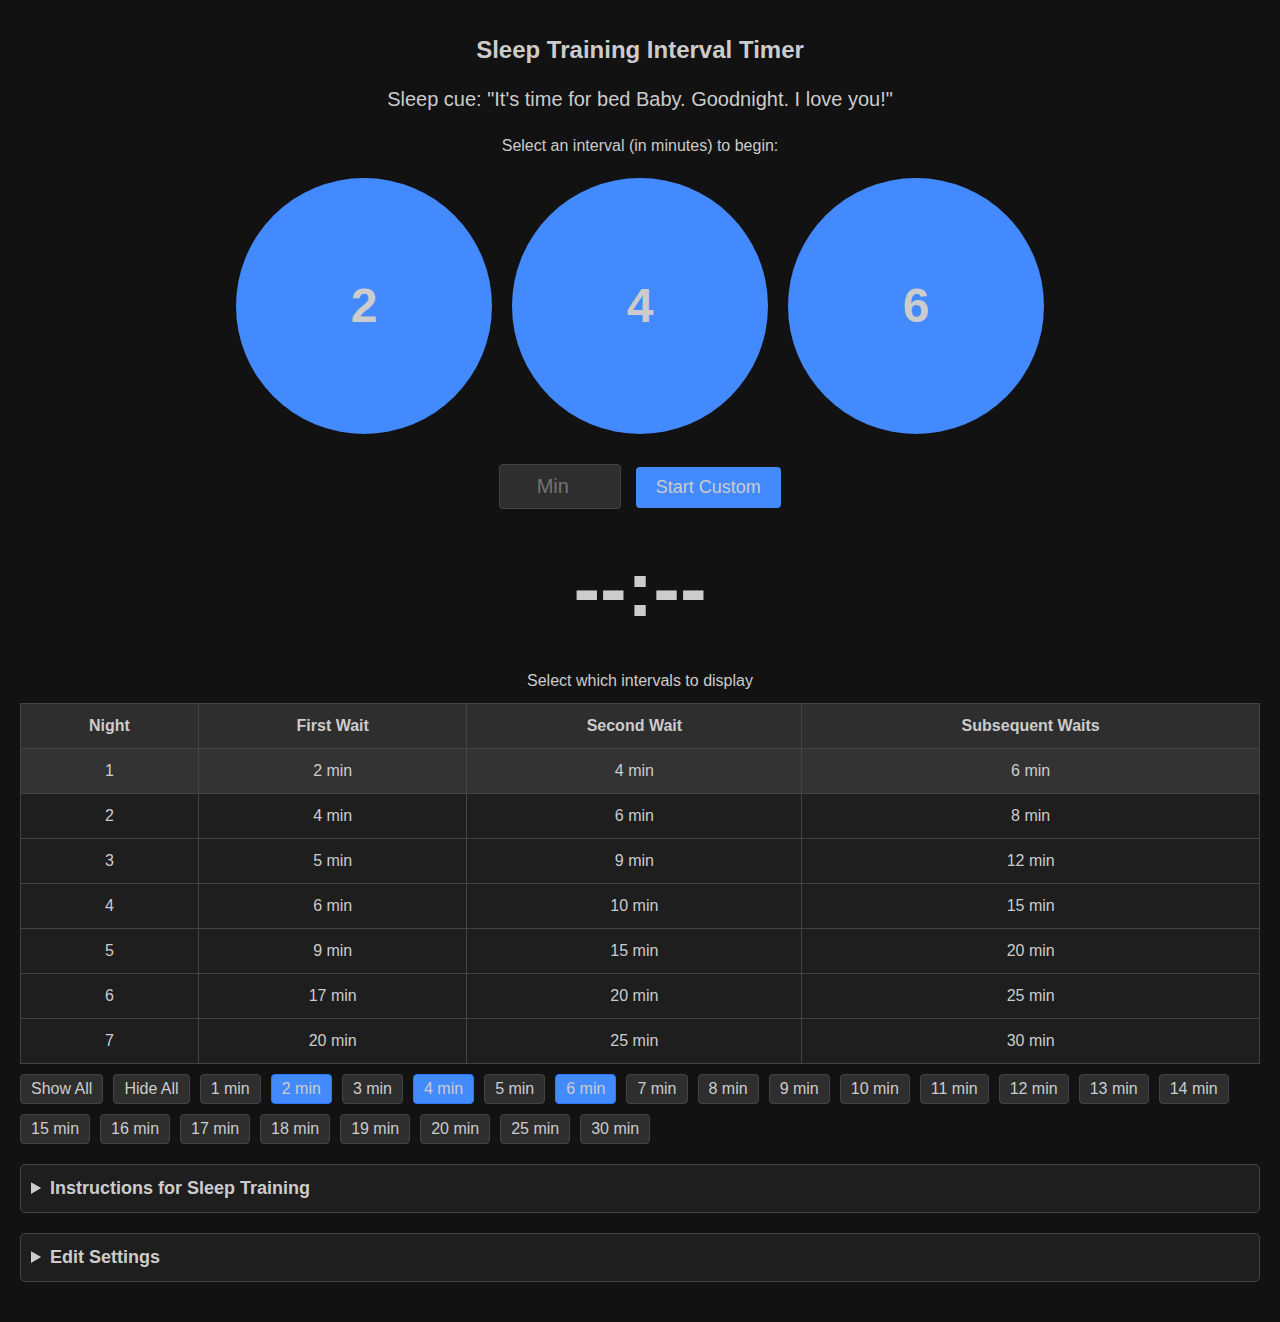
<file: index.html>
<!DOCTYPE html>
<html lang="en">
<head>
<meta charset="UTF-8" />
<meta name="viewport" content="width=device-width, initial-scale=1.0"/>
<meta name="description" content="Simplify your sleep training journey with the Sleep Training Interval Timer. Choose from preset or custom intervals to gently help your baby learn to self-soothe and sleep better. Designed for smoother and stress-free sleep training." />
<title>Sleep Training Interval Timer</title>
<style>
  body {
    font-family: Arial, sans-serif; 
    padding: 20px;
    background: #121212;
    color: #ccc;
    margin: 0;
    box-sizing: border-box;
  }

  h1, h2 {
    text-align: center;
    margin-bottom: 20px;
    color: #ccc;
    font-size: 24px; 
  }
  
  details {
    margin-bottom: 20px;
    font-size: 16px;
    background: #1e1e1e;
    border: 1px solid #444;
    border-radius: 5px;
    padding: 10px;
    color: #ccc;
  }

  details summary {
    cursor: pointer;
    font-weight: bold;
    font-size: 18px;
    color: #ccc;
    outline: none;
  }

  .timer-button {
    display: inline-flex;
    justify-content: center;
    align-items: center;
    margin: 10px;
    width: 20vw;
    height: 20vw;
    min-width: 80px;
    min-height: 80px;
    border-radius: 50%;
    font-weight: bold;
    border: none;
    cursor: pointer;
    background: #448aff;
    color: #ccc; 
    transition: background 0.3s;
    font-size: clamp(24px, 10vw, 48px);
    line-height: 1;
  }

  .timer-button:hover {
    background: #2979ff;
  }

  #display {
    text-align: center;
    margin: 30px 0;
    color: #ccc;
    font-size: clamp(40px, 15vw, 80px); 
    font-weight: bold;
    display: flex;
    justify-content: center;
    align-items: center;
    min-height: 100px; 
  }
  
  table {
    width: 100%;
    border-collapse: collapse;
    margin-top: 10px; 
    background: #1e1e1e;
    color: #ccc;
  }

  th, td {
    border: 1px solid #444;
    padding: 10px;
    text-align: center;
    font-size: 16px;
    color: #ccc;
  }

  th {
    background: #2e2e2e;
    color: #ccc;
    cursor: default;
  }

  tr[data-intervals] {
    cursor: pointer;
  }

  .selected-row {
    background: #333;
  }

  .custom-interval-container {
    text-align: center;
    margin-top: 20px;
  }

  .custom-interval-input {
    width: 100px;
    padding: 10px;
    font-size: 20px;
    text-align: center;
    background: #2e2e2e;
    color: #ccc;
    border: 1px solid #444;
    border-radius: 4px;
  }

  .custom-interval-button {
    margin-left: 10px;
    padding: 10px 20px;
    font-size: 18px;
    cursor: pointer;
    background: #448aff;
    color: #ccc; 
    border: none;
    border-radius: 4px;
    transition: background 0.3s;
  }

  .custom-interval-button:hover {
    background: #2979ff;
  }

  p, summary, td, th {
    line-height: 1.5;
  }

  @media (max-width: 600px) {
    body {
      padding: 10px;
    }
  }

  .modal-overlay {
    position: fixed;
    top: 0; left: 0;
    width:100%; height:100%;
    background: rgba(0,0,0,0.7);
    display: none;
    justify-content: center;
    align-items: center;
    z-index: 9999;
  }

  .modal {
    background: #2e2e2e;
    border-radius: 10px;
    padding: 20px;
    max-width: 80%;
    color: #ccc;
    text-align: center;
  }

  .modal h3 {
    display: none;
  }

  .modal p {
    margin: 20px 0;
    font-size: 18px;
    line-height: 1.4;
    color: #ccc;
  }

  .modal-buttons {
    display: flex;
    justify-content: center;
    gap: 20px;
    margin-top: 20px;
  }

  .modal-button {
    background: #448aff;
    border: none;
    border-radius: 4px;
    color: #ccc;
    font-size: 16px;
    padding: 10px 20px;
    cursor: pointer;
  }

  .modal-button:hover {
    background: #2979ff;
  }

  .toggle-container {
    display: flex;
    flex-wrap: wrap;
    gap: 10px;
    margin-top: 10px;
    margin-bottom: 20px;
  }

  .toggle-label {
    background: #2e2e2e;
    border: 1px solid #444;
    padding: 5px 10px;
    border-radius: 4px;
    cursor: pointer;
    user-select: none;
  }

  .toggle-label.active {
    background: #448aff;
    border-color: #2979ff;
  }

  .sleep-cue {
    font-size: 20px;
    text-align: center;
    margin-top: 0;
    margin-bottom: 20px;
    color: #ccc;
  }

  .above-table-text {
    text-align:center; 
    font-size:16px; 
    margin-top:0; 
    margin-bottom:5px; 
  }

  .edit-section-fields {
    margin-top: 20px;
  }

  .edit-section-fields label {
    display: block;
    margin-bottom: 10px;
    overflow: hidden;
  }

  .edit-section-fields input[type="text"] {
    width: 100%;
    padding: 10px;
    background: #2e2e2e;
    border: 1px solid #444;
    color: #ccc;
    border-radius: 4px;
  }

  .edit-intervals-table {
    margin-top: 0px;
  }

  .edit-intervals-table select {
    background: #2e2e2e;
    color: #ccc;
    border: 1px solid #444;
    border-radius: 4px;
    padding: 5px;
  }
.bmc-btn {
    min-width: 210px;
    color: #000000;
    background-color: #448aff !important;
    height: 60px;
    border-radius: 8px;
    font-size: 26px;
    font-weight: Normal;
    border: none;
    padding: 0px 8px;
    line-height: 15px;
    text-decoration: none !important;
    display: inline-flex !important;
    align-items: center;
    font-family: 'Cookie', cursive !important;
    -webkit-box-sizing: border-box !important;
    box-sizing: border-box !important;
}

.bmc-btn:hover, .bmc-btn:active, .bmc-btn:focus {
    text-decoration: none !important;
    cursor: pointer;
}

.bmc-btn-text {
   margin-left: 8px;
   display: inline-block;
   line-height: 0;
   width: 100%;
   flex-shrink: 0;
   font-family: [FONT] !important;
}
@font-face {
  font-family: 'Cookie';
  font-style: normal;
  font-weight: 400;
  src: url(https://fonts.gstatic.com/s/cookie/v21/syky-y18lb0tSbf9kgqS.woff2) format('woff2');
  unicode-range: U+0000-00FF, U+0131, U+0152-0153, U+02BB-02BC, U+02C6, U+02DA, U+02DC, U+0304, U+0308, U+0329, U+2000-206F, U+20AC, U+2122, U+2191, U+2193, U+2212, U+2215, U+FEFF, U+FFFD;
}
</style>
</head>
<body>

<h1>Sleep Training Interval Timer</h1>

<p class="sleep-cue" id="sleep-cue-text"></p>

<p style="text-align:center; margin-bottom:10px;">Select an interval (in minutes) to begin:</p>
<div style="text-align:center;" id="button-container"></div>

<div class="custom-interval-container">
  <input id="custom-interval" class="custom-interval-input" type="number" placeholder="Min" />
  <button class="custom-interval-button" onclick="startCustomTimer()">Start Custom</button>
</div>

<div id="display">--:--</div>

<p class="above-table-text">Select which intervals to display</p>

<table id="schedule-table">
  <tr>
    <th>Night</th>
    <th>First Wait</th>
    <th>Second Wait</th>
    <th>Subsequent Waits</th>
  </tr>
  <!-- Rows will be rendered dynamically -->
</table>

<div class="toggle-container" id="toggle-container">
  <span class="toggle-label" id="show-all">Show All</span>
  <span class="toggle-label" id="hide-all">Hide All</span>
  <span class="toggle-label" data-interval="1">1 min</span>
  <span class="toggle-label" data-interval="2">2 min</span>
  <span class="toggle-label" data-interval="3">3 min</span>
  <span class="toggle-label" data-interval="4">4 min</span>
  <span class="toggle-label" data-interval="5">5 min</span>
  <span class="toggle-label" data-interval="6">6 min</span>
  <span class="toggle-label" data-interval="7">7 min</span>
  <span class="toggle-label" data-interval="8">8 min</span>
  <span class="toggle-label" data-interval="9">9 min</span>
  <span class="toggle-label" data-interval="10">10 min</span>
  <span class="toggle-label" data-interval="11">11 min</span>
  <span class="toggle-label" data-interval="12">12 min</span>
  <span class="toggle-label" data-interval="13">13 min</span>
  <span class="toggle-label" data-interval="14">14 min</span>
  <span class="toggle-label" data-interval="15">15 min</span>
  <span class="toggle-label" data-interval="16">16 min</span>
  <span class="toggle-label" data-interval="17">17 min</span>
  <span class="toggle-label" data-interval="18">18 min</span>
  <span class="toggle-label" data-interval="19">19 min</span>
  <span class="toggle-label" data-interval="20">20 min</span>
  <span class="toggle-label" data-interval="25">25 min</span>
  <span class="toggle-label" data-interval="30">30 min</span>
</div>

<details>
  <summary>Instructions for Sleep Training</summary>
  <h3>Using the Timer</h3>
  <p>
    1. <strong>Select a Preset Interval:</strong> Click on one of the interval rows (e.g., Night 1: 2, 4, 6 minutes). Select an interval to start the timer.<br>
    2. <strong>Enter a Custom Interval:</strong> Type the desired number of minutes in the custom input field and click "Start Custom."<br>
    3. <strong>Monitor the Timer:</strong> The timer will display the remaining time. Wait until it reaches zero before intervening.<br>
    4. <strong>Resume Automatically:</strong> If the page is reloaded or reopened, the timer will pick up where it left off.<br>
    5. <strong>End of Timer:</strong> A notification will alert you when it’s time to check on your baby.<br><br>
    <strong>Editing Settings:</strong> Expand the "Edit Settings" section below to change the sleep cue, end timer notification, and interval schedule. Your changes will be saved and remembered for future visits.
  </p>
  <hr>
  <h3>Sleep Training Instructions</h3>
  <p>
    1. <strong>Getting Started:</strong> Place your baby in their crib and say a consistent sleep cue. Leave the room once they are settled.<br>
    2. <strong>When the Baby Cries:</strong> Start the timer using the selected interval. Wait until the timer ends before re-entering the room.<br>
    3. <strong>Check and Soothe:</strong> When the timer ends, enter the room briefly to reassure your baby (1–2 minutes max). Avoid overstimulation. Gradually reduce interventions over a few days.<br>
    4. <strong>Restart the Timer:</strong> If your baby continues crying, leave the room and start the next interval timer. Repeat the process until they fall asleep.<br>
    5. <strong>Adjust Intervals Each Night:</strong> Increase the waiting time gradually each night to encourage independent sleep.
  </p>
  <hr>
  <h3>Notes</h3>
  <p>
    - Restart the timer if your baby stops crying for more than 30 seconds.<br>
    - Avoid picking up your baby unless absolutely necessary. If you must, keep interactions calming and brief.<br>
    - Consistency is key! Use the same approach for a few days to see results.
  </p>
<div><a class="bmc-btn" target="_blank" href="https://buymeacoffee.com/sleepyparentbrews">☕<span class="bmc-btn-text">Support a Fellow Parent</span></a></div>
</details>
<!-- v08DEC2024_2206 -->

<details id="edit-section">
  <summary>Edit Settings</summary>
  <div class="edit-section-fields">
    <label>
      Sleep Cue:
      <input type="text" id="edit-sleep-cue" style="margin-top: 4px;" />
    </label>
    <label>
      End Timer Notification:
      <input type="text" id="edit-end-notification" style="margin-top: 4px;" />
    </label>
    <label>
      Sleep Intervals:
    </label>
    <div class="edit-intervals-table">
      <table>
        <tr>
          <th>Night</th>
          <th>First Wait</th>
          <th>Second Wait</th>
          <th>Subsequent Waits</th>
        </tr>
        <tbody id="edit-intervals-body"></tbody>
      </table>
    </div>
  </div>
</details>

<div id="modal-overlay" class="modal-overlay">
  <div class="modal" id="modal">
    <h3 id="modal-title"></h3>
    <p id="modal-message"></p>
    <div class="modal-buttons" id="modal-buttons"></div>
  </div>
</div>

<script>
let countdown;
let startTime;
let endTime;
let isRunning = false;
let selectedRow = null;

// Default intervals data (Night 1 to Night 7)
let intervalsData = [
  [2,4,6],
  [4,6,8],
  [5,9,12],
  [6,10,15],
  [9,15,20],
  [17,20,25],
  [20,25,30]
];

const allIntervals = [1,2,3,4,5,6,7,8,9,10,11,12,13,14,15,16,17,18,19,20,25,30];

let sleepCue = "It's time for bed Baby. Goodnight. I love you!";
let endTimerNotification = "Time to check on Baby!";

// Load settings from cookies if available
function loadSettingsFromCookies() {
  const savedSleepCue = getCookie("sleepCue");
  const savedEndNotification = getCookie("endTimerNotification");
  const savedIntervals = getCookie("intervalsData");

  if (savedSleepCue) {
    sleepCue = savedSleepCue;
  }

  if (savedEndNotification) {
    endTimerNotification = savedEndNotification;
  }

  if (savedIntervals) {
    try {
      const parsed = JSON.parse(savedIntervals);
      if (Array.isArray(parsed) && parsed.length === intervalsData.length) {
        intervalsData = parsed;
      }
    } catch(e) {
      console.error("Error parsing intervals cookie:", e);
    }
  }
}

// Helper functions to handle cookies
function setCookie(name, value, days=365) {
  const date = new Date();
  date.setTime(date.getTime() + (days*24*60*60*1000));
  const expires = "expires="+date.toUTCString();
  document.cookie = name + "=" + encodeURIComponent(value) + ";" + expires + ";path=/";
}

function getCookie(name) {
  const decodedCookie = decodeURIComponent(document.cookie);
  const ca = decodedCookie.split(';');
  const prefix = name + "=";
  for(let i = 0; i < ca.length; i++) {
    let c = ca[i].trim();
    if (c.indexOf(prefix) === 0) {
      return c.substring(prefix.length, c.length);
    }
  }
  return "";
}

function deleteCookie(name) {
  document.cookie = name+"=; expires=Thu, 01 Jan 1970 00:00:00 UTC; path=/;";
}

// Show/hide modals
function showAlert(message, callback = null) {
  showModal("", message, false, callback);
}

function showConfirm(message, onYes, onNo = null) {
  showModal("", message, true, onYes, onNo);
}

function showModal(title, message, isConfirm = false, yesCallback = null, noCallback = null) {
  const overlay = document.getElementById('modal-overlay');
  const modalTitle = document.getElementById('modal-title');
  const modalMessage = document.getElementById('modal-message');
  const modalButtons = document.getElementById('modal-buttons');

  modalTitle.textContent = title;
  modalMessage.textContent = message;
  modalButtons.innerHTML = '';

  if (isConfirm) {
    const yesBtn = document.createElement('button');
    yesBtn.textContent = 'Yes';
    yesBtn.className = 'modal-button';
    yesBtn.onclick = () => {
      hideModal();
      if (yesCallback) yesCallback();
    };
    modalButtons.appendChild(yesBtn);

    const noBtn = document.createElement('button');
    noBtn.textContent = 'No';
    noBtn.className = 'modal-button';
    noBtn.onclick = () => {
      hideModal();
      if (noCallback) noCallback();
    };
    modalButtons.appendChild(noBtn);
  } else {
    const okBtn = document.createElement('button');
    okBtn.textContent = 'OK';
    okBtn.className = 'modal-button';
    okBtn.onclick = () => {
      hideModal();
      if (yesCallback) yesCallback();
    };
    modalButtons.appendChild(okBtn);
  }

  overlay.style.display = 'flex';
}

function hideModal() {
  const overlay = document.getElementById('modal-overlay');
  overlay.style.display = 'none';
}

// Timer functions
function startTimer(minutes) {
  if (isRunning) {
    showConfirm("A timer is already running. Do you want to start a new timer?", () => {
      runTimer(minutes);
    });
  } else {
    runTimer(minutes);
  }
}

function startCustomTimer() {
  const customInput = document.getElementById('custom-interval');
  const minutes = parseInt(customInput.value, 10);

  if (isNaN(minutes) || minutes <= 0) {
    showAlert('Please enter a valid number of minutes.');
    return;
  }

  if (isRunning) {
    showConfirm("A timer is already running. Do you want to start a new timer?", () => {
      runTimer(minutes);
    });
  } else {
    runTimer(minutes);
  }
}

function runTimer(minutes) {
  clearInterval(countdown);
  const totalSeconds = minutes * 60;

  startTime = Date.now();
  endTime = startTime + totalSeconds * 1000;

  setCookie("startTime", startTime);
  setCookie("endTime", endTime);

  isRunning = true;
  updateDisplay();

  countdown = setInterval(() => {
    updateDisplay();
  }, 1000);
}

function updateDisplay() {
  const now = Date.now();
  const timeLeftMs = endTime - now;
  let timeLeftSeconds = Math.round(timeLeftMs / 1000);

  if (timeLeftSeconds < 0) {
    timeLeftSeconds = 0;
  }

  const display = document.getElementById('display');
  display.textContent = formatTime(timeLeftSeconds);

  if (timeLeftSeconds <= 0 && isRunning) {
    clearInterval(countdown);
    isRunning = false;
    showAlert(endTimerNotification);
    deleteCookie("startTime");
    deleteCookie("endTime");
  }
}

function formatTime(seconds) {
  const m = Math.floor(seconds / 60);
  const s = seconds % 60;
  return `${m}:${s < 10 ? '0' : ''}${s}`;
}

// Toggle and interval button visibility
const toggleContainer = document.getElementById('toggle-container');

function updateButtonsVisibility() {
  allIntervals.forEach(interval => {
    const btn = document.getElementById(`btn-${interval}`);
    const toggle = document.querySelector(`.toggle-label[data-interval="${interval}"]`);
    if (btn && toggle) {
      btn.style.display = toggle.classList.contains('active') ? 'inline-flex' : 'none';
    }
  });
}

function setTogglesForNight(intervals) {
  const allToggles = document.querySelectorAll('.toggle-label[data-interval]');
  allToggles.forEach(tg => tg.classList.remove('active'));
  intervals.forEach(interval => {
    const toggle = document.querySelector(`.toggle-label[data-interval="${interval}"]`);
    if (toggle) {
      toggle.classList.add('active');
    }
  });
  updateButtonsVisibility();
}

// Event for toggles
toggleContainer.addEventListener('click', (e) => {
  const target = e.target;
  if (target.id === 'show-all') {
    document.querySelectorAll('.toggle-label[data-interval]').forEach(lbl => {
      lbl.classList.add('active');
    });
    updateButtonsVisibility();
  } else if (target.id === 'hide-all') {
    document.querySelectorAll('.toggle-label[data-interval]').forEach(lbl => {
      lbl.classList.remove('active');
    });
    updateButtonsVisibility();
  } else if (target.classList.contains('toggle-label') && target.hasAttribute('data-interval')) {
    target.classList.toggle('active');
    updateButtonsVisibility();
  }
});

// Render intervals table
function renderScheduleTable() {
  const scheduleTable = document.getElementById('schedule-table');
  // remove existing rows (except header)
  scheduleTable.querySelectorAll('tr[data-intervals]').forEach(r => r.remove());

  intervalsData.forEach((nightIntervals, index) => {
    const row = document.createElement('tr');
    row.setAttribute('data-intervals', nightIntervals.join(','));
    row.innerHTML = `
      <td>${index+1}</td>
      <td>${nightIntervals[0]} min</td>
      <td>${nightIntervals[1]} min</td>
      <td>${nightIntervals[2]} min</td>
    `;

    row.addEventListener('click', () => {
      if (selectedRow) {
        selectedRow.classList.remove('selected-row');
      }
      row.classList.add('selected-row');
      selectedRow = row;
      setTogglesForNight(nightIntervals);
    });

    scheduleTable.appendChild(row);
  });

  // By default, select Night 1 if not selected
  if (!selectedRow && scheduleTable.querySelector('tr[data-intervals]')) {
    const firstRow = scheduleTable.querySelector('tr[data-intervals]');
    firstRow.classList.add('selected-row');
    selectedRow = firstRow;
    setTogglesForNight(intervalsData[0]);
  }
}

// Render buttons based on toggles
const buttonContainer = document.getElementById('button-container');
allIntervals.forEach(interval => {
  const btn = document.createElement('button');
  btn.className = 'timer-button';
  btn.id = `btn-${interval}`;
  btn.textContent = interval;
  btn.onclick = () => startTimer(interval);
  btn.style.display = 'none'; 
  buttonContainer.appendChild(btn);
});

// Edit section rendering
function renderEditIntervalsTable() {
  const editBody = document.getElementById('edit-intervals-body');
  editBody.innerHTML = '';
  intervalsData.forEach((rowData, i) => {
    const tr = document.createElement('tr');
    const nightCell = document.createElement('td');
    nightCell.textContent = i+1;
    tr.appendChild(nightCell);

    rowData.forEach((val, j) => {
      const td = document.createElement('td');
      const select = document.createElement('select');
      allIntervals.forEach(optVal => {
        const opt = document.createElement('option');
        opt.value = optVal;
        opt.textContent = optVal + " min";
        if (optVal === val) opt.selected = true;
        select.appendChild(opt);
      });

      select.addEventListener('change', () => {
        intervalsData[i][j] = parseInt(select.value, 10);
        updateIntervals();
      });

      td.appendChild(select);
      tr.appendChild(td);
    });

    editBody.appendChild(tr);
  });
}

// Update intervals and persist to cookie
function updateIntervals() {
  // Update main table
  renderScheduleTable();
  // Save to cookie
  setCookie("intervalsData", JSON.stringify(intervalsData));
  // If a row is selected, we reapply toggles
  if (selectedRow) {
    const intervals = selectedRow.getAttribute('data-intervals').split(',').map(x=>parseInt(x,10));
    setTogglesForNight(intervals);
  }
}

function updateTexts() {
  const sleepCueTextEl = document.getElementById('sleep-cue-text');
  sleepCueTextEl.textContent = "Sleep cue: \"" + sleepCue + "\"";
}

function saveTextsToCookies() {
  setCookie("sleepCue", sleepCue);
  setCookie("endTimerNotification", endTimerNotification);
}

// On page load, check if we have a running timer or saved settings
window.addEventListener('load', () => {
  loadSettingsFromCookies();
  updateTexts();
  renderScheduleTable();
  renderEditIntervalsTable();

  // Populate edit text fields
  document.getElementById('edit-sleep-cue').value = sleepCue;
  document.getElementById('edit-end-notification').value = endTimerNotification;

  // Add event listeners to text fields to save changes
  document.getElementById('edit-sleep-cue').addEventListener('input', (e) => {
    sleepCue = e.target.value;
    updateTexts();
    saveTextsToCookies();
  });

  document.getElementById('edit-end-notification').addEventListener('input', (e) => {
    endTimerNotification = e.target.value;
    saveTextsToCookies();
  });

  const storedStart = getCookie("startTime");
  const storedEnd = getCookie("endTime");

  if (storedStart && storedEnd) {
    startTime = parseInt(storedStart, 10);
    endTime = parseInt(storedEnd, 10);
    const now = Date.now();
    if (endTime > now) {
      // Timer is still valid, resume it
      isRunning = true;
      updateDisplay();
      countdown = setInterval(() => {
        updateDisplay();
      }, 1000);
    } else {
      // Timer expired already, clear cookies
      deleteCookie("startTime");
      deleteCookie("endTime");
    }
  }
});
</script>

</body>
</html>
</file>
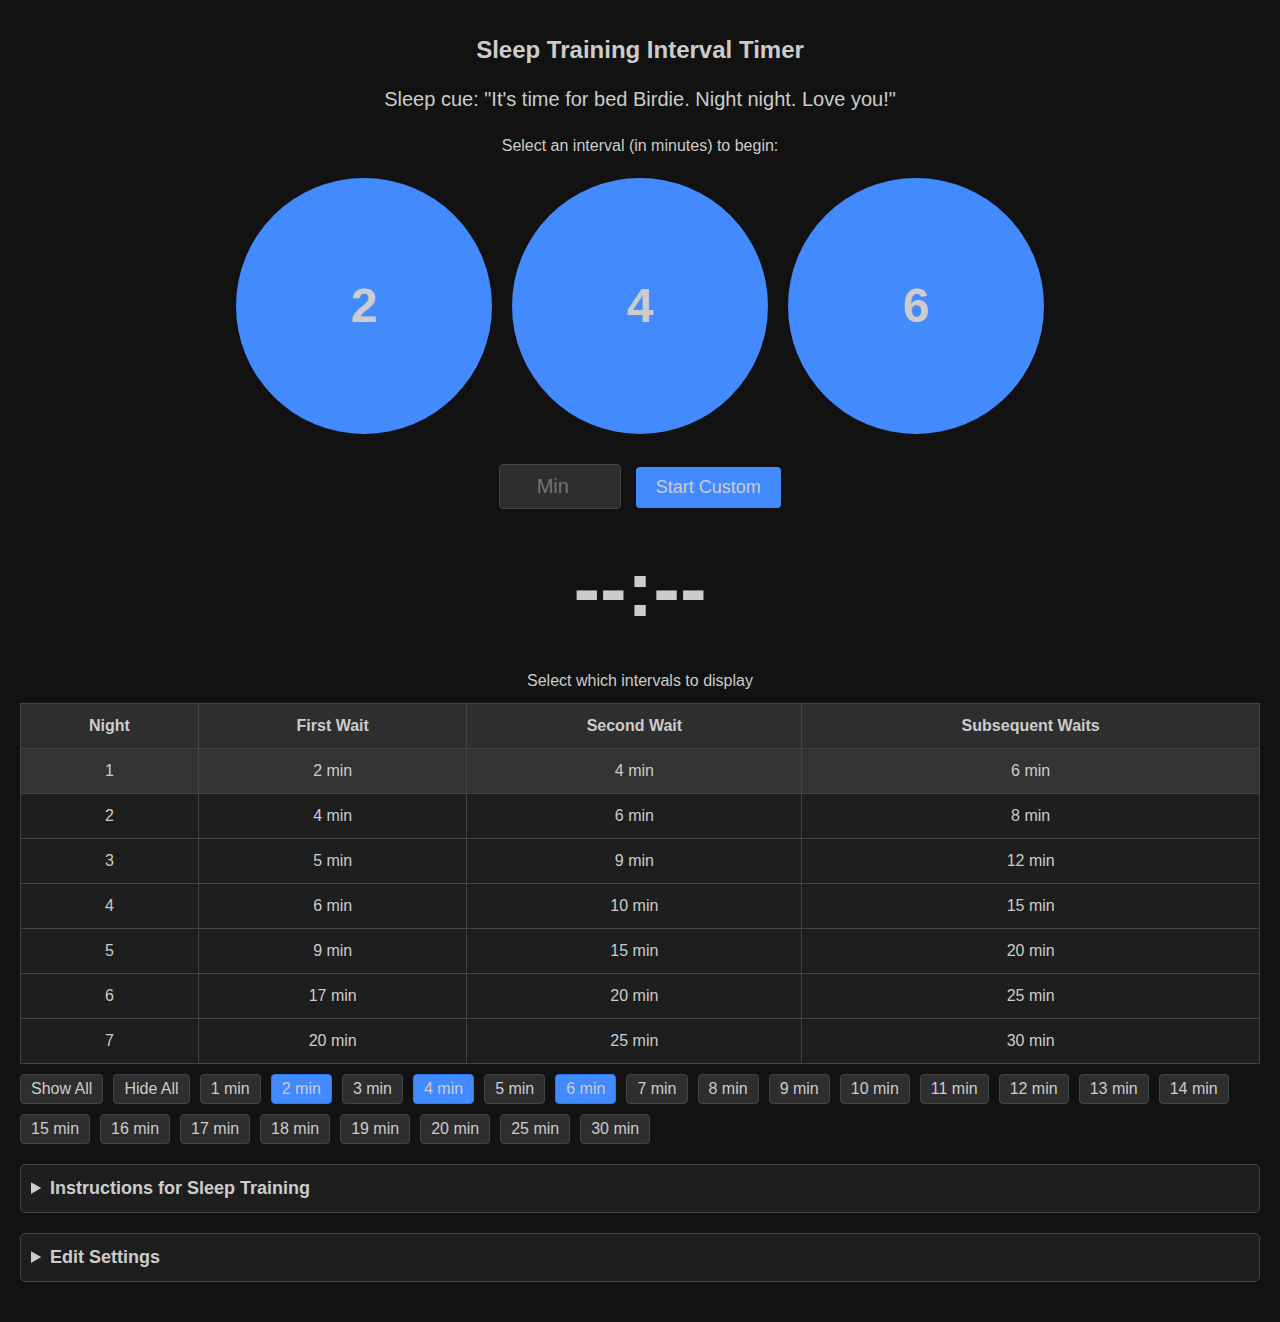
<file: birdie/index.html>
<!DOCTYPE html>
<html lang="en">
<head>
<meta charset="UTF-8" />
<meta name="viewport" content="width=device-width, initial-scale=1.0"/>
<meta name="description" content="Simplify your sleep training journey with the Sleep Training Interval Timer. Choose from preset or custom intervals to gently help your baby learn to self-soothe and sleep better. Designed for smoother and stress-free sleep training." />
<title>Sleep Training Interval Timer</title>
<style>
  body {
    font-family: Arial, sans-serif; 
    padding: 20px;
    background: #121212;
    color: #ccc;
    margin: 0;
    box-sizing: border-box;
  }

  h1, h2 {
    text-align: center;
    margin-bottom: 20px;
    color: #ccc;
    font-size: 24px; 
  }
  
  details {
    margin-bottom: 20px;
    font-size: 16px;
    background: #1e1e1e;
    border: 1px solid #444;
    border-radius: 5px;
    padding: 10px;
    color: #ccc;
  }

  details summary {
    cursor: pointer;
    font-weight: bold;
    font-size: 18px;
    color: #ccc;
    outline: none;
  }

  .timer-button {
    display: inline-flex;
    justify-content: center;
    align-items: center;
    margin: 10px;
    width: 20vw;
    height: 20vw;
    min-width: 80px;
    min-height: 80px;
    border-radius: 50%;
    font-weight: bold;
    border: none;
    cursor: pointer;
    background: #448aff;
    color: #ccc; 
    transition: background 0.3s;
    font-size: clamp(24px, 10vw, 48px);
    line-height: 1;
  }

  .timer-button:hover {
    background: #2979ff;
  }

  #display {
    text-align: center;
    margin: 30px 0;
    color: #ccc;
    font-size: clamp(40px, 15vw, 80px); 
    font-weight: bold;
    display: flex;
    justify-content: center;
    align-items: center;
    min-height: 100px; 
  }
  
  table {
    width: 100%;
    border-collapse: collapse;
    margin-top: 10px; 
    background: #1e1e1e;
    color: #ccc;
  }

  th, td {
    border: 1px solid #444;
    padding: 10px;
    text-align: center;
    font-size: 16px;
    color: #ccc;
  }

  th {
    background: #2e2e2e;
    color: #ccc;
    cursor: default;
  }

  tr[data-intervals] {
    cursor: pointer;
  }

  .selected-row {
    background: #333;
  }

  .custom-interval-container {
    text-align: center;
    margin-top: 20px;
  }

  .custom-interval-input {
    width: 100px;
    padding: 10px;
    font-size: 20px;
    text-align: center;
    background: #2e2e2e;
    color: #ccc;
    border: 1px solid #444;
    border-radius: 4px;
  }

  .custom-interval-button {
    margin-left: 10px;
    padding: 10px 20px;
    font-size: 18px;
    cursor: pointer;
    background: #448aff;
    color: #ccc; 
    border: none;
    border-radius: 4px;
    transition: background 0.3s;
  }

  .custom-interval-button:hover {
    background: #2979ff;
  }

  p, summary, td, th {
    line-height: 1.5;
  }

  @media (max-width: 600px) {
    body {
      padding: 10px;
    }
  }

  .modal-overlay {
    position: fixed;
    top: 0; left: 0;
    width:100%; height:100%;
    background: rgba(0,0,0,0.7);
    display: none;
    justify-content: center;
    align-items: center;
    z-index: 9999;
  }

  .modal {
    background: #2e2e2e;
    border-radius: 10px;
    padding: 20px;
    max-width: 80%;
    color: #ccc;
    text-align: center;
  }

  .modal h3 {
    display: none;
  }

  .modal p {
    margin: 20px 0;
    font-size: 18px;
    line-height: 1.4;
    color: #ccc;
  }

  .modal-buttons {
    display: flex;
    justify-content: center;
    gap: 20px;
    margin-top: 20px;
  }

  .modal-button {
    background: #448aff;
    border: none;
    border-radius: 4px;
    color: #ccc;
    font-size: 16px;
    padding: 10px 20px;
    cursor: pointer;
  }

  .modal-button:hover {
    background: #2979ff;
  }

  .toggle-container {
    display: flex;
    flex-wrap: wrap;
    gap: 10px;
    margin-top: 10px;
    margin-bottom: 20px;
  }

  .toggle-label {
    background: #2e2e2e;
    border: 1px solid #444;
    padding: 5px 10px;
    border-radius: 4px;
    cursor: pointer;
    user-select: none;
  }

  .toggle-label.active {
    background: #448aff;
    border-color: #2979ff;
  }

  .sleep-cue {
    font-size: 20px;
    text-align: center;
    margin-top: 0;
    margin-bottom: 20px;
    color: #ccc;
  }

  .above-table-text {
    text-align:center; 
    font-size:16px; 
    margin-top:0; 
    margin-bottom:5px; 
  }

  .edit-section-fields {
    margin-top: 20px;
  }

  .edit-section-fields label {
    display: block;
    margin-bottom: 10px;
    overflow: hidden;
  }

  .edit-section-fields input[type="text"] {
    width: 100%;
    padding: 10px;
    background: #2e2e2e;
    border: 1px solid #444;
    color: #ccc;
    border-radius: 4px;
  }

  .edit-intervals-table {
    margin-top: 0px;
  }

  .edit-intervals-table select {
    background: #2e2e2e;
    color: #ccc;
    border: 1px solid #444;
    border-radius: 4px;
    padding: 5px;
  }
.bmc-btn {
    min-width: 210px;
    color: #000000;
    background-color: #448aff !important;
    height: 60px;
    border-radius: 8px;
    font-size: 26px;
    font-weight: Normal;
    border: none;
    padding: 0px 8px;
    line-height: 15px;
    text-decoration: none !important;
    display: inline-flex !important;
    align-items: center;
    font-family: 'Cookie', cursive !important;
    -webkit-box-sizing: border-box !important;
    box-sizing: border-box !important;
}

.bmc-btn:hover, .bmc-btn:active, .bmc-btn:focus {
    text-decoration: none !important;
    cursor: pointer;
}

.bmc-btn-text {
   margin-left: 8px;
   display: inline-block;
   line-height: 0;
   width: 100%;
   flex-shrink: 0;
   font-family: [FONT] !important;
}
@font-face {
  font-family: 'Cookie';
  font-style: normal;
  font-weight: 400;
  src: url(https://fonts.gstatic.com/s/cookie/v21/syky-y18lb0tSbf9kgqS.woff2) format('woff2');
  unicode-range: U+0000-00FF, U+0131, U+0152-0153, U+02BB-02BC, U+02C6, U+02DA, U+02DC, U+0304, U+0308, U+0329, U+2000-206F, U+20AC, U+2122, U+2191, U+2193, U+2212, U+2215, U+FEFF, U+FFFD;
}
</style>
</head>
<body>

<h1>Sleep Training Interval Timer</h1>

<p class="sleep-cue" id="sleep-cue-text"></p>

<p style="text-align:center; margin-bottom:10px;">Select an interval (in minutes) to begin:</p>
<div style="text-align:center;" id="button-container"></div>

<div class="custom-interval-container">
  <input id="custom-interval" class="custom-interval-input" type="number" placeholder="Min" />
  <button class="custom-interval-button" onclick="startCustomTimer()">Start Custom</button>
</div>

<div id="display">--:--</div>

<p class="above-table-text">Select which intervals to display</p>

<table id="schedule-table">
  <tr>
    <th>Night</th>
    <th>First Wait</th>
    <th>Second Wait</th>
    <th>Subsequent Waits</th>
  </tr>
  <!-- Rows will be rendered dynamically -->
</table>

<div class="toggle-container" id="toggle-container">
  <span class="toggle-label" id="show-all">Show All</span>
  <span class="toggle-label" id="hide-all">Hide All</span>
  <span class="toggle-label" data-interval="1">1 min</span>
  <span class="toggle-label" data-interval="2">2 min</span>
  <span class="toggle-label" data-interval="3">3 min</span>
  <span class="toggle-label" data-interval="4">4 min</span>
  <span class="toggle-label" data-interval="5">5 min</span>
  <span class="toggle-label" data-interval="6">6 min</span>
  <span class="toggle-label" data-interval="7">7 min</span>
  <span class="toggle-label" data-interval="8">8 min</span>
  <span class="toggle-label" data-interval="9">9 min</span>
  <span class="toggle-label" data-interval="10">10 min</span>
  <span class="toggle-label" data-interval="11">11 min</span>
  <span class="toggle-label" data-interval="12">12 min</span>
  <span class="toggle-label" data-interval="13">13 min</span>
  <span class="toggle-label" data-interval="14">14 min</span>
  <span class="toggle-label" data-interval="15">15 min</span>
  <span class="toggle-label" data-interval="16">16 min</span>
  <span class="toggle-label" data-interval="17">17 min</span>
  <span class="toggle-label" data-interval="18">18 min</span>
  <span class="toggle-label" data-interval="19">19 min</span>
  <span class="toggle-label" data-interval="20">20 min</span>
  <span class="toggle-label" data-interval="25">25 min</span>
  <span class="toggle-label" data-interval="30">30 min</span>
</div>

<details>
  <summary>Instructions for Sleep Training</summary>
  <p>1. Put Birdie in cot, say good night, and walk out of the room</p>
  <p>2. If he starts crying, start the interval timer and wait before entering the room.</p>
  <p>3. Once the timer ends, briefly check on Birdie without picking him up. Max 1-2 min in the room at each intervention. Can offer a pick up or feed to calm if very distressed, but reduce these over the first few days (e.g. pick up every 3rd check-in for the first 2 days, then every 4th for the next 2 days, etc). If Birdie doesn't stop crying, pick him up and calm him (minimally stimulating cuddle if possible, no rocking/jiggling/swaying) but try to reduce over first few days.</p>
  <p>4. Leave the room and start the next interval timer when he starts crying. Continue this process until he falls asleep, increasing intervals slightly each night as per the plan.</p>

  <p><strong>Notes:</strong></p>
  <p>- If his crying gets worse when you enter the room, try pushing out longer before entering.</p>
  <p>- If he stops crying for >30s, restart the timer.</p>
  <p>- If rolls onto his stomach, OK to roll him back but he will get used to it if we leave him (provided it is safe).</p>
  <p>- Put him back down as soon as he stops crying (can continue to shush/pat).</p>
  <p>- If he fights, arches in arms, burrows head when picked up - he is trying to sleep. Put him back down.</p>
  <p>- Stick with one technique for at least 4-5 days consistently</p>
  <p>- Use same technique for resettles (no time limit overnight; limit to 1 h during the day):<br>
    -- At morning nap: if slept for &lt;30 min, try resettle for further 30 min. If up after 40-45 min, then resettle for further 15 min. Unlikely to go back to sleep but it's about teaching him it's still sleep time (full 1 h in cot). At end of 1 h, leave room and come back in with a HAPPY WAKE UP.<br>
    -- At lunch nap:.......<br>
    -- Overnight: burp, check nappy, check temperature/comfort, stick with technique till due for feed or falls back asleep.
  </p>
  <p>- Once awake, lots of happy time and contact and play.</p>

  <hr>

  <p><strong>Additional notes (not yet edited):</strong></p>

  <p><strong>Nap times:</strong><br>
  Aim for 1h of training before offering an assisted/contact nap for full sleep cycle (At lunch time: 40-45 mins if on 3 nap routine or longer till 3, 3:30 PM if on 2 nap routine).</p>

  <p><strong>Troubleshoot:</strong><br>
  If works OK but then regresses after 2-3 weeks, start back at the day 1 intervals but may be able to progress through faster (or use gentler technique if desired)</p>

  <p>Natural nap windows from 9-10am, 12-2pm, 6-7pm so aim for these.</p>
  <p>They say that babies don’t fail CIO, but parents fail CIO.</p>

  <p><strong>Early morning wake ups:</strong><br>
  Why? --> Too much napping, too long a first nap (ideally 45 mins at 6mths, 30 by 8 mths), too many naps (3 naps down to 2)? Too cold/hot?, Morning light?, Gas/wind? Poo? Eczema bothering them? Hungry (last resort)?</p>
  <p>Keep lights off/down and limit interaction to keep as sleepy as possible</p>
  <p>If wakes before 6am, try to resettle using chosen technique until 6:30/7am. If they won't resettle, try to stretch as close as possible to first nap (9am) then limit to shorter nap</p>
  <p>If going out, do it for first morning and third late afternoon nap. Try to have lunchtime/second nap at home (ideally 1.5-2h here).</p>


  <hr>
  <hr>

  <h3>Using the Timer</h3>
  <p>
    1. <strong>Select a Preset Interval:</strong> Click on one of the interval rows (e.g., Night 1: 2, 4, 6 minutes). Select an interval to start the timer.<br>
    2. <strong>Enter a Custom Interval:</strong> Type the desired number of minutes in the custom input field and click "Start Custom."<br>
    3. <strong>Monitor the Timer:</strong> The timer will display the remaining time. Wait until it reaches zero before intervening.<br>
    4. <strong>Resume Automatically:</strong> If the page is reloaded or reopened, the timer will pick up where it left off.<br>
    5. <strong>End of Timer:</strong> A notification will alert you when it’s time to check on your baby.<br><br>
    <strong>Editing Settings:</strong> Expand the "Edit Settings" section below to change the sleep cue, end timer notification, and interval schedule. Your changes will be saved and remembered for future visits.
  </p>
  <hr>
  <h3>Sleep Training Instructions</h3>
  <p>
    1. <strong>Getting Started:</strong> Place your baby in their crib and say a consistent sleep cue. Leave the room once they are settled.<br>
    2. <strong>When the Baby Cries:</strong> Start the timer using the selected interval. Wait until the timer ends before re-entering the room.<br>
    3. <strong>Check and Soothe:</strong> When the timer ends, enter the room briefly to reassure your baby (1–2 minutes max). Avoid overstimulation. Gradually reduce interventions over a few days.<br>
    4. <strong>Restart the Timer:</strong> If your baby continues crying, leave the room and start the next interval timer. Repeat the process until they fall asleep.<br>
    5. <strong>Adjust Intervals Each Night:</strong> Increase the waiting time gradually each night to encourage independent sleep.
  </p>
  <hr>
  <h3>Notes</h3>
  <p>
    - Restart the timer if your baby stops crying for more than 30 seconds.<br>
    - Avoid picking up your baby unless absolutely necessary. If you must, keep interactions calming and brief.<br>
    - Consistency is key! Use the same approach for a few days to see results.
  </p>
<div><a class="bmc-btn" target="_blank" href="https://buymeacoffee.com/sleepyparentbrews">☕<span class="bmc-btn-text">Support a Fellow Parent</span></a></div>
</details>
<!-- v08DEC2024_2206_Birdie -->

<details id="edit-section">
  <summary>Edit Settings</summary>
  <div class="edit-section-fields">
    <label>
      Sleep Cue:
      <input type="text" id="edit-sleep-cue" style="margin-top: 4px;" />
    </label>
    <label>
      End Timer Notification:
      <input type="text" id="edit-end-notification" style="margin-top: 4px;" />
    </label>
    <label>
      Sleep Intervals:
    </label>
    <div class="edit-intervals-table">
      <table>
        <tr>
          <th>Night</th>
          <th>First Wait</th>
          <th>Second Wait</th>
          <th>Subsequent Waits</th>
        </tr>
        <tbody id="edit-intervals-body"></tbody>
      </table>
    </div>
  </div>
</details>

<div id="modal-overlay" class="modal-overlay">
  <div class="modal" id="modal">
    <h3 id="modal-title"></h3>
    <p id="modal-message"></p>
    <div class="modal-buttons" id="modal-buttons"></div>
  </div>
</div>

<script>
let countdown;
let startTime;
let endTime;
let isRunning = false;
let selectedRow = null;

// Default intervals data (Night 1 to Night 7)
let intervalsData = [
  [2,4,6],
  [4,6,8],
  [5,9,12],
  [6,10,15],
  [9,15,20],
  [17,20,25],
  [20,25,30]
];

const allIntervals = [1,2,3,4,5,6,7,8,9,10,11,12,13,14,15,16,17,18,19,20,25,30];

let sleepCue = "It's time for bed Birdie. Night night. Love you!";
let endTimerNotification = "Time to check on Birdie!";

// Load settings from cookies if available
function loadSettingsFromCookies() {
  const savedSleepCue = getCookie("sleepCue");
  const savedEndNotification = getCookie("endTimerNotification");
  const savedIntervals = getCookie("intervalsData");

  if (savedSleepCue) {
    sleepCue = savedSleepCue;
  }

  if (savedEndNotification) {
    endTimerNotification = savedEndNotification;
  }

  if (savedIntervals) {
    try {
      const parsed = JSON.parse(savedIntervals);
      if (Array.isArray(parsed) && parsed.length === intervalsData.length) {
        intervalsData = parsed;
      }
    } catch(e) {
      console.error("Error parsing intervals cookie:", e);
    }
  }
}

// Helper functions to handle cookies
function setCookie(name, value, days=365) {
  const date = new Date();
  date.setTime(date.getTime() + (days*24*60*60*1000));
  const expires = "expires="+date.toUTCString();
  document.cookie = name + "=" + encodeURIComponent(value) + ";" + expires + ";path=/";
}

function getCookie(name) {
  const decodedCookie = decodeURIComponent(document.cookie);
  const ca = decodedCookie.split(';');
  const prefix = name + "=";
  for(let i = 0; i < ca.length; i++) {
    let c = ca[i].trim();
    if (c.indexOf(prefix) === 0) {
      return c.substring(prefix.length, c.length);
    }
  }
  return "";
}

function deleteCookie(name) {
  document.cookie = name+"=; expires=Thu, 01 Jan 1970 00:00:00 UTC; path=/;";
}

// Show/hide modals
function showAlert(message, callback = null) {
  showModal("", message, false, callback);
}

function showConfirm(message, onYes, onNo = null) {
  showModal("", message, true, onYes, onNo);
}

function showModal(title, message, isConfirm = false, yesCallback = null, noCallback = null) {
  const overlay = document.getElementById('modal-overlay');
  const modalTitle = document.getElementById('modal-title');
  const modalMessage = document.getElementById('modal-message');
  const modalButtons = document.getElementById('modal-buttons');

  modalTitle.textContent = title;
  modalMessage.textContent = message;
  modalButtons.innerHTML = '';

  if (isConfirm) {
    const yesBtn = document.createElement('button');
    yesBtn.textContent = 'Yes';
    yesBtn.className = 'modal-button';
    yesBtn.onclick = () => {
      hideModal();
      if (yesCallback) yesCallback();
    };
    modalButtons.appendChild(yesBtn);

    const noBtn = document.createElement('button');
    noBtn.textContent = 'No';
    noBtn.className = 'modal-button';
    noBtn.onclick = () => {
      hideModal();
      if (noCallback) noCallback();
    };
    modalButtons.appendChild(noBtn);
  } else {
    const okBtn = document.createElement('button');
    okBtn.textContent = 'OK';
    okBtn.className = 'modal-button';
    okBtn.onclick = () => {
      hideModal();
      if (yesCallback) yesCallback();
    };
    modalButtons.appendChild(okBtn);
  }

  overlay.style.display = 'flex';
}

function hideModal() {
  const overlay = document.getElementById('modal-overlay');
  overlay.style.display = 'none';
}

// Timer functions
function startTimer(minutes) {
  if (isRunning) {
    showConfirm("A timer is already running. Do you want to start a new timer?", () => {
      runTimer(minutes);
    });
  } else {
    runTimer(minutes);
  }
}

function startCustomTimer() {
  const customInput = document.getElementById('custom-interval');
  const minutes = parseInt(customInput.value, 10);

  if (isNaN(minutes) || minutes <= 0) {
    showAlert('Please enter a valid number of minutes.');
    return;
  }

  if (isRunning) {
    showConfirm("A timer is already running. Do you want to start a new timer?", () => {
      runTimer(minutes);
    });
  } else {
    runTimer(minutes);
  }
}

function runTimer(minutes) {
  clearInterval(countdown);
  const totalSeconds = minutes * 60;

  startTime = Date.now();
  endTime = startTime + totalSeconds * 1000;

  setCookie("startTime", startTime);
  setCookie("endTime", endTime);

  isRunning = true;
  updateDisplay();

  countdown = setInterval(() => {
    updateDisplay();
  }, 1000);
}

function updateDisplay() {
  const now = Date.now();
  const timeLeftMs = endTime - now;
  let timeLeftSeconds = Math.round(timeLeftMs / 1000);

  if (timeLeftSeconds < 0) {
    timeLeftSeconds = 0;
  }

  const display = document.getElementById('display');
  display.textContent = formatTime(timeLeftSeconds);

  if (timeLeftSeconds <= 0 && isRunning) {
    clearInterval(countdown);
    isRunning = false;
    showAlert(endTimerNotification);
    deleteCookie("startTime");
    deleteCookie("endTime");
  }
}

function formatTime(seconds) {
  const m = Math.floor(seconds / 60);
  const s = seconds % 60;
  return `${m}:${s < 10 ? '0' : ''}${s}`;
}

// Toggle and interval button visibility
const toggleContainer = document.getElementById('toggle-container');

function updateButtonsVisibility() {
  allIntervals.forEach(interval => {
    const btn = document.getElementById(`btn-${interval}`);
    const toggle = document.querySelector(`.toggle-label[data-interval="${interval}"]`);
    if (btn && toggle) {
      btn.style.display = toggle.classList.contains('active') ? 'inline-flex' : 'none';
    }
  });
}

function setTogglesForNight(intervals) {
  const allToggles = document.querySelectorAll('.toggle-label[data-interval]');
  allToggles.forEach(tg => tg.classList.remove('active'));
  intervals.forEach(interval => {
    const toggle = document.querySelector(`.toggle-label[data-interval="${interval}"]`);
    if (toggle) {
      toggle.classList.add('active');
    }
  });
  updateButtonsVisibility();
}

// Event for toggles
toggleContainer.addEventListener('click', (e) => {
  const target = e.target;
  if (target.id === 'show-all') {
    document.querySelectorAll('.toggle-label[data-interval]').forEach(lbl => {
      lbl.classList.add('active');
    });
    updateButtonsVisibility();
  } else if (target.id === 'hide-all') {
    document.querySelectorAll('.toggle-label[data-interval]').forEach(lbl => {
      lbl.classList.remove('active');
    });
    updateButtonsVisibility();
  } else if (target.classList.contains('toggle-label') && target.hasAttribute('data-interval')) {
    target.classList.toggle('active');
    updateButtonsVisibility();
  }
});

// Render intervals table
function renderScheduleTable() {
  const scheduleTable = document.getElementById('schedule-table');
  // remove existing rows (except header)
  scheduleTable.querySelectorAll('tr[data-intervals]').forEach(r => r.remove());

  intervalsData.forEach((nightIntervals, index) => {
    const row = document.createElement('tr');
    row.setAttribute('data-intervals', nightIntervals.join(','));
    row.innerHTML = `
      <td>${index+1}</td>
      <td>${nightIntervals[0]} min</td>
      <td>${nightIntervals[1]} min</td>
      <td>${nightIntervals[2]} min</td>
    `;

    row.addEventListener('click', () => {
      if (selectedRow) {
        selectedRow.classList.remove('selected-row');
      }
      row.classList.add('selected-row');
      selectedRow = row;
      setTogglesForNight(nightIntervals);
    });

    scheduleTable.appendChild(row);
  });

  // By default, select Night 1 if not selected
  if (!selectedRow && scheduleTable.querySelector('tr[data-intervals]')) {
    const firstRow = scheduleTable.querySelector('tr[data-intervals]');
    firstRow.classList.add('selected-row');
    selectedRow = firstRow;
    setTogglesForNight(intervalsData[0]);
  }
}

// Render buttons based on toggles
const buttonContainer = document.getElementById('button-container');
allIntervals.forEach(interval => {
  const btn = document.createElement('button');
  btn.className = 'timer-button';
  btn.id = `btn-${interval}`;
  btn.textContent = interval;
  btn.onclick = () => startTimer(interval);
  btn.style.display = 'none'; 
  buttonContainer.appendChild(btn);
});

// Edit section rendering
function renderEditIntervalsTable() {
  const editBody = document.getElementById('edit-intervals-body');
  editBody.innerHTML = '';
  intervalsData.forEach((rowData, i) => {
    const tr = document.createElement('tr');
    const nightCell = document.createElement('td');
    nightCell.textContent = i+1;
    tr.appendChild(nightCell);

    rowData.forEach((val, j) => {
      const td = document.createElement('td');
      const select = document.createElement('select');
      allIntervals.forEach(optVal => {
        const opt = document.createElement('option');
        opt.value = optVal;
        opt.textContent = optVal + " min";
        if (optVal === val) opt.selected = true;
        select.appendChild(opt);
      });

      select.addEventListener('change', () => {
        intervalsData[i][j] = parseInt(select.value, 10);
        updateIntervals();
      });

      td.appendChild(select);
      tr.appendChild(td);
    });

    editBody.appendChild(tr);
  });
}

// Update intervals and persist to cookie
function updateIntervals() {
  // Update main table
  renderScheduleTable();
  // Save to cookie
  setCookie("intervalsData", JSON.stringify(intervalsData));
  // If a row is selected, we reapply toggles
  if (selectedRow) {
    const intervals = selectedRow.getAttribute('data-intervals').split(',').map(x=>parseInt(x,10));
    setTogglesForNight(intervals);
  }
}

function updateTexts() {
  const sleepCueTextEl = document.getElementById('sleep-cue-text');
  sleepCueTextEl.textContent = "Sleep cue: \"" + sleepCue + "\"";
}

function saveTextsToCookies() {
  setCookie("sleepCue", sleepCue);
  setCookie("endTimerNotification", endTimerNotification);
}

// On page load, check if we have a running timer or saved settings
window.addEventListener('load', () => {
  loadSettingsFromCookies();
  updateTexts();
  renderScheduleTable();
  renderEditIntervalsTable();

  // Populate edit text fields
  document.getElementById('edit-sleep-cue').value = sleepCue;
  document.getElementById('edit-end-notification').value = endTimerNotification;

  // Add event listeners to text fields to save changes
  document.getElementById('edit-sleep-cue').addEventListener('input', (e) => {
    sleepCue = e.target.value;
    updateTexts();
    saveTextsToCookies();
  });

  document.getElementById('edit-end-notification').addEventListener('input', (e) => {
    endTimerNotification = e.target.value;
    saveTextsToCookies();
  });

  const storedStart = getCookie("startTime");
  const storedEnd = getCookie("endTime");

  if (storedStart && storedEnd) {
    startTime = parseInt(storedStart, 10);
    endTime = parseInt(storedEnd, 10);
    const now = Date.now();
    if (endTime > now) {
      // Timer is still valid, resume it
      isRunning = true;
      updateDisplay();
      countdown = setInterval(() => {
        updateDisplay();
      }, 1000);
    } else {
      // Timer expired already, clear cookies
      deleteCookie("startTime");
      deleteCookie("endTime");
    }
  }
});
</script>

</body>
</html>
</file>
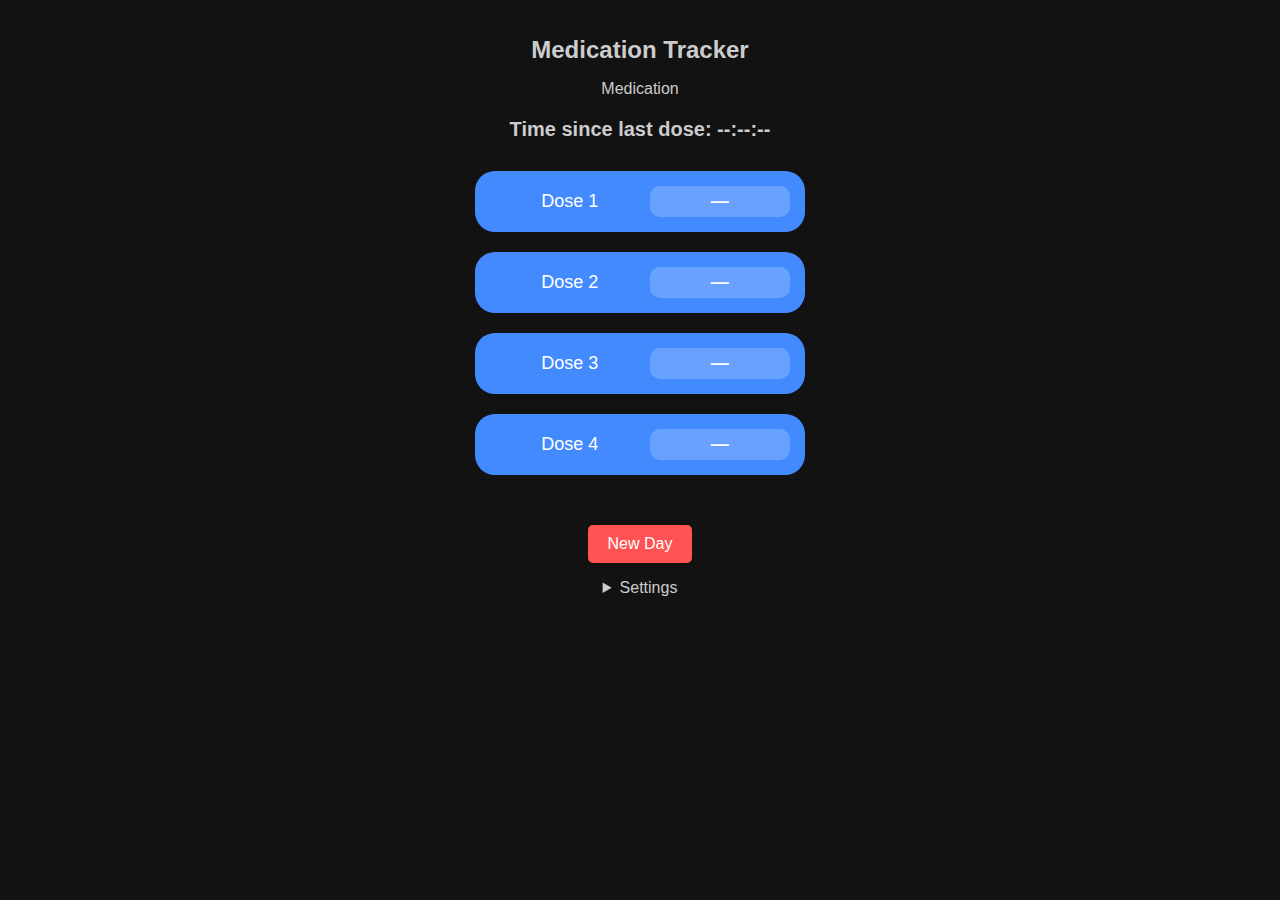
<file: med/index.html>
<!DOCTYPE html>
<html lang="en">
<head>
<meta charset="UTF-8">
<meta name="viewport" content="width=device-width, initial-scale=1.0">
<title>Medication Tracker</title>
<style>
  body {
    font-family: Arial, sans-serif;
    padding: 20px;
    background: #121212;
    color: #ccc;
    margin: 0;
    box-sizing: border-box;
    text-align: center;
  }

  h1 {
    font-size: 24px;
  }

  .capsule-container {
    display: flex;
    flex-direction: column;
    align-items: center;
    margin: 20px 0;
  }

  .capsule {
    display: flex;
    justify-content: space-between;
    align-items: center;
    width: 80%;
    max-width: 300px;
    padding: 15px;
    margin: 10px 0;
    background: #448aff;
    color: #fff;
    border-radius: 20px;
    cursor: pointer;
    font-size: 18px;
    transition: background 0.3s;
  }

  .capsule.taken {
    background: #888;
    cursor: default;
  }

  .capsule span {
    flex-grow: 1;
    text-align: center;
  }

  .capsule-time {
    font-weight: bold;
    cursor: pointer;
    background: rgba(255,255,255,0.2);
    padding: 5px 10px;
    border-radius: 10px;
  }

  .capsule-time:hover {
    background: rgba(255,255,255,0.4);
  }

  .reset-button {
    margin-top: 20px;
    padding: 10px 20px;
    font-size: 16px;
    background: #ff5252;
    border: none;
    color: white;
    border-radius: 5px;
    cursor: pointer;
    transition: background 0.3s;
  }

  .reset-button:hover {
    background: #d32f2f;
  }

  .elapsed-time {
    margin-top: 20px;
    font-size: 20px;
    font-weight: bold;
  }

  .modal-overlay {
    position: fixed;
    top: 0;
    left: 0;
    width: 100%;
    height: 100%;
    background: rgba(0, 0, 0, 0.7);
    display: none;
    justify-content: center;
    align-items: center;
    z-index: 9999;
  }

  .modal {
    background: #2e2e2e;
    border-radius: 10px;
    padding: 20px;
    max-width: 80%;
    color: #ccc;
    text-align: center;
  }

  .modal-buttons {
    display: flex;
    justify-content: center;
    gap: 20px;
    margin-top: 20px;
  }

  .modal-button {
    background: #448aff;
    border: none;
    border-radius: 4px;
    color: #ccc;
    font-size: 16px;
    padding: 10px 20px;
    cursor: pointer;
  }

  .modal-button:hover {
    background: #2979ff;
  }
</style>
</head>
<body>

<h1>Medication Tracker</h1>

<div id="medication-name"></div>

<p class="elapsed-time" id="elapsed-time">Time since last dose: --:--:--</p>

<div class="capsule-container" id="capsule-container"></div>

<button class="reset-button" onclick="showResetModal()">New Day</button>

<p></p>

<details class="settings">
  <summary>Settings</summary>
  <label>Medication Name:
    <input type="text" id="medication-input">
  </label>
  <label>Number of Doses:
    <input type="number" id="capsule-count" min="1" max="99">
  </label>
  <button class="save-settings" onclick="saveSettings()">Save Settings</button>
</details>

<div id="modal-overlay" class="modal-overlay">
  <div class="modal">
    <p id="modal-message"></p>
    <div class="modal-buttons">
      <button class="modal-button" onclick="confirmUndo()">Yes</button>
      <button class="modal-button" onclick="hideModal()">No</button>
    </div>
  </div>
</div>

<div id="modal-overlay-reset" class="modal-overlay">
  <div class="modal">
    <p id="modal-message-reset"></p>
    <div class="modal-buttons">
      <button class="modal-button" onclick="confirmReset()">Yes</button>
      <button class="modal-button" onclick="hideModalReset()">No</button>
    </div>
  </div>
</div>


<script>
let capsules = [];
let undoIndex = null;
let interval;

function loadSettings() {
  let name = localStorage.getItem("medicationName") || "Medication";
  let count = parseInt(localStorage.getItem("capsuleCount")) || 4;
  capsules = JSON.parse(localStorage.getItem("capsuleTimes")) || Array(count).fill(null);
  document.getElementById("medication-name").textContent = name;
  document.getElementById("medication-input").value = name;
  document.getElementById("capsule-count").value = count;
  renderCapsules();
}

function renderCapsules() {
  const container = document.getElementById("capsule-container");
  container.innerHTML = "";
  capsules.forEach((time, index) => {
    let formattedTime = time ? formatTime(new Date(time)) : "—";
    let div = document.createElement("div");
    div.className = "capsule" + (time ? " taken" : "");
    div.innerHTML = `<span>Dose ${index + 1}</span> 
                     <span class="capsule-time" onclick="showUndoModal(${index})">${formattedTime}</span>`;
    div.onclick = () => takeCapsule(index);
    container.appendChild(div);
  });
  updateElapsedTime();
}

function takeCapsule(index) {
  if (capsules[index]) return;
  capsules[index] = Date.now();
  saveData();
  renderCapsules();
}

function showUndoModal(index) {
  undoIndex = index;
  document.getElementById("modal-message").textContent = "Clear this dose?";
  document.getElementById("modal-overlay").style.display = "flex";
}

function confirmUndo() {
  if (undoIndex !== null) {
    capsules[undoIndex] = null;
    saveData();
    renderCapsules();
  }
  hideModal();
}

function showResetModal() {
  document.getElementById("modal-message-reset").textContent = "Clear all doses?";
  document.getElementById("modal-overlay-reset").style.display = "flex";
}

function confirmReset() {
  resetDay();
  hideModalReset();
}

function resetDay() {
  capsules = Array(parseInt(document.getElementById("capsule-count").value)).fill(null);
  saveData();
  renderCapsules();
}

function saveSettings() {
  let newName = document.getElementById("medication-input").value;
  let newCount = parseInt(document.getElementById("capsule-count").value);
  localStorage.setItem("medicationName", newName);
  localStorage.setItem("capsuleCount", newCount);
  capsules = Array(newCount).fill(null);
  saveData();
  loadSettings();
}

function saveData() {
  localStorage.setItem("capsuleTimes", JSON.stringify(capsules));
}

function updateElapsedTime() {
  clearInterval(interval);
  interval = setInterval(() => {
    let mostRecent = Math.max(...capsules.filter(time => time !== null));
    if (!mostRecent || mostRecent === -Infinity) {
      document.getElementById("elapsed-time").textContent = "Time since last dose: --:--:--";
      return;
    }
    let elapsed = Math.floor((Date.now() - mostRecent) / 1000);
    let hh = Math.floor(elapsed / 3600);
    let mm = Math.floor((elapsed % 3600) / 60);
    let ss = elapsed % 60;
    document.getElementById("elapsed-time").textContent = 
      `Time since last dose: ${hh.toString().padStart(2,'0')}:${mm.toString().padStart(2,'0')}:${ss.toString().padStart(2,'0')}`;
  }, 1000);
}

function formatTime(date) {
  return date.toLocaleTimeString([], { hour: "2-digit", minute: "2-digit", second: "2-digit", hour12: true });
}

function hideModal() {
  document.getElementById("modal-overlay").style.display = "none";
}

function hideModalReset() {
  document.getElementById("modal-overlay-reset").style.display = "none";
}

loadSettings();
</script>

</body>
</html>
</file>
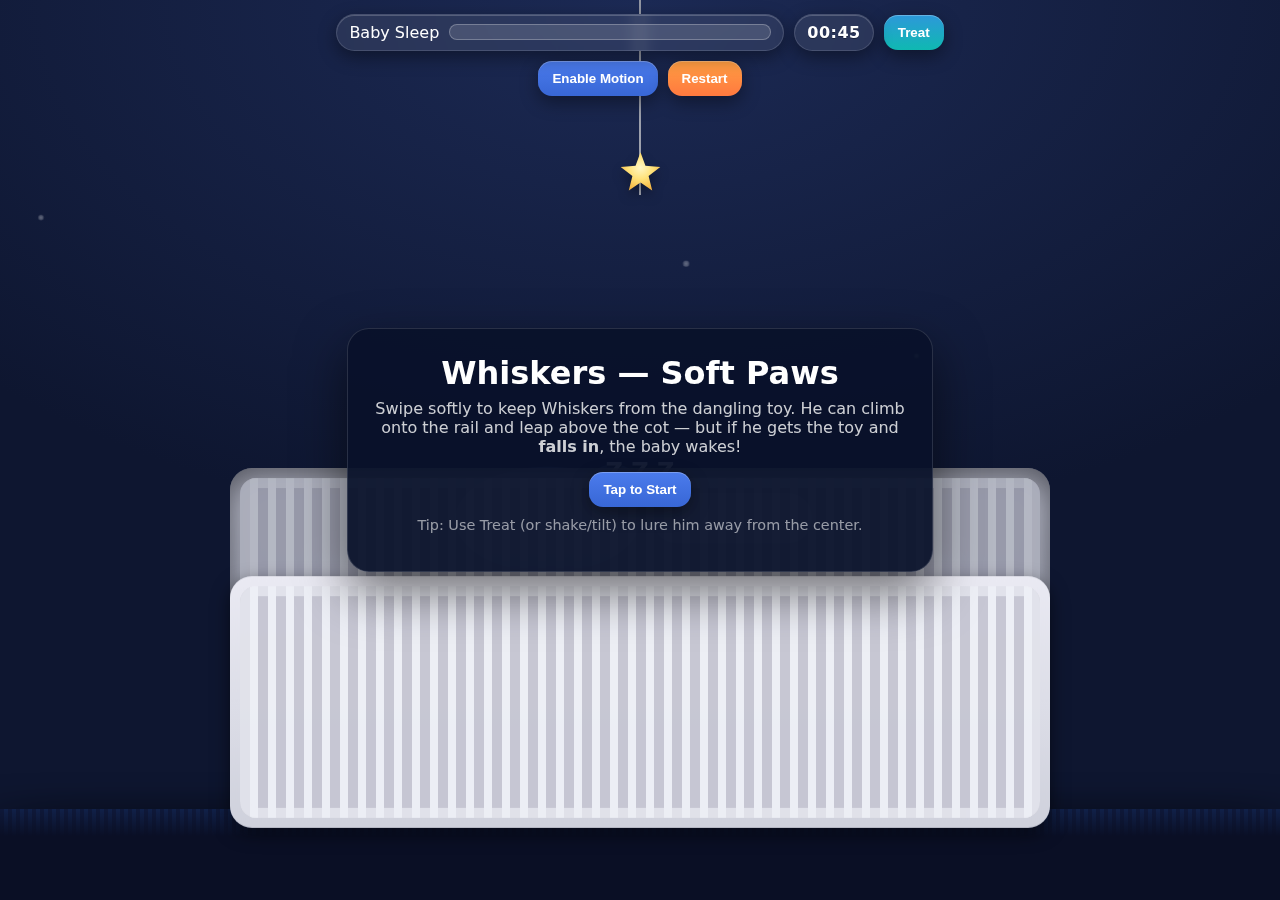
<file: whiskers/index.html>
<!DOCTYPE html>
<html lang="en">
<head>
  <meta charset="UTF-8" />
  <meta name="viewport" content="width=device-width, initial-scale=1, maximum-scale=1, user-scalable=no" />
  <title>Whiskers — Soft Paws</title>
  <style>
    :root{
      --bg1:#0e1630; /* night blue */
      --bg2:#1c2a55;
      --accent:#ffd86b; /* warm star */
      --toy:#ffe27a;
      --crib:#d7d7e0;
      --rail:#c6c6d2;
      --cat1:#f0a35a; /* ginger */
      --cat2:#f7c789;
      --cat3:#e07a3f;
      --ui:#ffffffcc;
      --ui-dim:#ffffff88;
      --shadow:#00000088;
      --danger:#ff6b6b;
      --ok:#64d6a4;
      --warn:#ffb86b;
    }

    html,body{ height:100%; margin:0; background: radial-gradient(120% 100% at 50% 0%, var(--bg2) 0%, var(--bg1) 60%); color:#fff; font-family: system-ui, -apple-system, Segoe UI, Roboto, Noto Sans, Ubuntu, Cantarell, "Helvetica Neue", Arial, "Apple Color Emoji", "Segoe UI Emoji"; overflow:hidden; -webkit-tap-highlight-color: transparent; }

    #game{ position:fixed; inset:0; perspective: 900px; display:grid; place-items:center; }
    #scene{ position:relative; width: 100vw; height: 100dvh; transform-style: preserve-3d; overflow:hidden; touch-action: none; }

    /* Background wall with sleepy stars */
    .stars{ position:absolute; inset: -10vmax; transform: translateZ(-200px) scale(1.2); opacity:.35; pointer-events:none; }

    /* Baby silhouette (will wake on game over) */
    .baby{ position:absolute; left:50%; bottom:32vh; width:44vmin; height:22vmin; transform: translate(-50%,0) translateZ(-80px); opacity:.5; filter: blur(.6px); pointer-events:none; transition: opacity .25s ease, filter .25s ease; }
    .baby.awake{ opacity:0.95; filter:none; animation: startle .4s ease 3; }
    @keyframes startle{ 0%{ transform: translate(-50%,0) translateZ(-80px) rotate(0deg);} 30%{ transform: translate(-50%,-3px) translateZ(-80px) rotate(-1deg);} 60%{ transform: translate(-50%,2px) translateZ(-80px) rotate(1deg);} 100%{ transform: translate(-50%,0) translateZ(-80px) rotate(0deg);} }

    /* Crib layers */
    .crib-back, .crib-front{ position:absolute; left:50%; transform:translateX(-50%); width:min(92vw, 820px); border-radius: 22px; background: linear-gradient(#eaeaf3,#cfd1dc); box-shadow: 0 10px 30px var(--shadow) inset; }
    .crib-back{ bottom:30vh; height: 18vh; transform: translateX(-50%) translateZ(-40px) rotateX(2deg); opacity:.75; z-index:2; }
    .crib-front{ bottom:8vh; height: 28vh; transform: translateX(-50%) translateZ(80px) rotateX(-3deg); box-shadow: 0 6px 18px var(--shadow); z-index:5; }

    /* Railings via repeating gradient */
    .rails{ position:absolute; inset:0; border-radius: inherit; overflow:hidden; }
    .rails::before{ content:""; position:absolute; inset: 10px; border-radius: 16px; background: repeating-linear-gradient(90deg, var(--rail) 0 10px, #eef0f6 10px 18px); box-shadow: inset 0 0 0 10px #eef0f6aa; opacity:.95; }

    /* Floor */
    .floor{ position:absolute; left:0; right:0; bottom:-10vh; height:30vh; transform: translateZ(120px) rotateX(70deg); background: linear-gradient(transparent, #0a0f25 30%), repeating-linear-gradient(90deg, #0f193a 0 4px, #112149 4px 8px); filter: drop-shadow(0 -20px 40px #00000055); z-index:1; }

    /* Toy string & star */
    .toy{ position:absolute; left:50%; top:6vh; width:5vmin; height:5vmin; transform: translateZ(60px); pointer-events:none; z-index:3; }
    .toy .string{ position:absolute; left:50%; top:-40vh; width:2px; height:45vh; transform: translateX(-50%); background: linear-gradient(#aaa,#ddd); opacity:.7; }
    .star{ width:100%; height:100%; filter: drop-shadow(0 6px 6px #00000055); }

    /* Canvas playfield: moved ABOVE crib front so Whiskers is outside */
    #play{ position:absolute; inset:0; transform: translateZ(140px); z-index:8; }

    /* HUD */
    .hud{ position:absolute; left:50%; top:1.5vh; transform: translate(-50%,0) translateZ(160px); display:flex; gap:10px; align-items:center; flex-wrap:wrap; justify-content:center; z-index:10; }
    .pill{ backdrop-filter: blur(8px); -webkit-backdrop-filter: blur(8px); background:#ffffff14; border:1px solid #ffffff22; padding:8px 12px; border-radius:999px; box-shadow:0 6px 18px #0006, inset 0 1px 0 #ffffff33; display:flex; align-items:center; gap:10px; }
    .meter{ width:min(46vw, 320px); height:14px; background:#ffffff22; border-radius:999px; overflow:hidden; border:1px solid #ffffff44; }
    .meter > i{ display:block; height:100%; width:0%; background: linear-gradient(90deg, var(--ok), var(--warn), var(--danger)); transition: width .2s ease; }
    .timer{ font-weight:700; letter-spacing:.5px; text-shadow:0 1px 0 #0005; }

    .btn{ cursor:pointer; user-select:none; border:none; color:#fff; padding:10px 14px; border-radius:14px; font-weight:700; background: linear-gradient(180deg,#4b7bec,#3867d6); box-shadow:0 6px 18px #0006, inset 0 1px 0 #ffffff44; transition: transform .06s ease; touch-action: manipulation; }
    .btn:active{ transform: translateY(1px) scale(.99); }
    .btn.secondary{ background: linear-gradient(180deg,#2d98da,#0fb9b1); }
    .btn.warning{ background: linear-gradient(180deg,#ff9f43,#ff793f); }

    /* Overlay messages */
    #overlay{ position:absolute; inset:0; display:grid; place-items:center; z-index:20; pointer-events:none; }
    .card{ pointer-events:auto; max-width:min(92vw,540px); border-radius:22px; padding:22px; background:#09112aee; border:1px solid #ffffff22; box-shadow: 0 20px 50px #0008; text-align:center; }
    .card h1{ margin:.2rem 0 .4rem; font-size: clamp(1.2rem, 4.2vw, 2rem); }
    .card p{ margin:.4rem 0 1rem; color:var(--ui); }
    .row{ display:flex; gap:10px; justify-content:center; flex-wrap:wrap; }

    /* Zzz bubbles */
    .zzz{ position:absolute; left:50%; bottom: 46vh; transform: translateX(-50%) translateZ(-60px); font-weight:800; font-size:clamp(16px,4vw,24px); color:#ffffffbb; pointer-events:none; text-shadow:0 2px 0 #0006; transition: opacity .2s ease; }
    .zzz.awake{ opacity:0; }

    .sr-only{ position:absolute; width:1px; height:1px; padding:0; margin:-1px; overflow:hidden; clip:rect(0,0,0,0); border:0; }
  </style>
</head>
<body>
  <div id="game">
    <div id="scene" aria-label="Whiskers—Soft Paws game scene" role="application">
      <!-- distant stars for parallax -3D feel -->
      <svg class="stars" viewBox="0 0 800 600" aria-hidden="true">
        <defs>
          <radialGradient id="sg" r="1">
            <stop offset="0" stop-color="white"/>
            <stop offset="1" stop-color="white" stop-opacity="0"/>
          </radialGradient>
        </defs>
        <g>
          <circle cx="50" cy="80" r="2" fill="url(#sg)"/>
          <circle cx="120" cy="30" r="1.6" fill="url(#sg)"/>
          <circle cx="240" cy="100" r="2.2" fill="url(#sg)"/>
          <circle cx="360" cy="50" r="1.7" fill="url(#sg)"/>
          <circle cx="600" cy="90" r="2.1" fill="url(#sg)"/>
          <circle cx="740" cy="40" r="1.8" fill="url(#sg)"/>
          <circle cx="140" cy="200" r="1.2" fill="url(#sg)"/>
          <circle cx="420" cy="220" r="1.4" fill="url(#sg)"/>
          <circle cx="520" cy="260" r="1.1" fill="url(#sg)"/>
          <circle cx="700" cy="200" r="1.9" fill="url(#sg)"/>
        </g>
      </svg>

      <!-- sleepy baby silhouette -->
      <svg class="baby" id="baby" viewBox="0 0 300 150" aria-hidden="true">
        <defs>
          <linearGradient id="bg" x1="0" y1="0" x2="0" y2="1">
            <stop offset="0" stop-color="#9db1ff" stop-opacity=".5"/>
            <stop offset="1" stop-color="#5c74c9" stop-opacity=".5"/>
          </linearGradient>
          <linearGradient id="awakeBg" x1="0" y1="0" x2="0" y2="1">
            <stop offset="0" stop-color="#ffd1e3" stop-opacity="1"/>
            <stop offset="1" stop-color="#ffc46b" stop-opacity="1"/>
          </linearGradient>
        </defs>
        <g id="babySleep" fill="url(#bg)">
          <ellipse cx="80" cy="80" rx="70" ry="40"/>
          <circle cx="130" cy="60" r="22"/>
          <rect x="160" y="60" width="120" height="38" rx="18"/>
        </g>
        <g id="babyAwake" fill="url(#awakeBg)" style="opacity:0; transition:opacity .2s ease">
          <ellipse cx="80" cy="80" rx="70" ry="40"/>
          <circle cx="130" cy="60" r="22"/>
          <rect x="160" y="60" width="120" height="38" rx="18"/>
          <!-- eyes open -->
          <circle cx="120" cy="55" r="3" fill="#1c1c1c"/>
          <circle cx="140" cy="55" r="3" fill="#1c1c1c"/>
          <path d="M116 65 Q120 68 124 65" stroke="#1c1c1c" fill="none" stroke-width="2"/>
        </g>
      </svg>

      <!-- Back crib -->
      <div class="crib-back"><div class="rails" aria-hidden="true"></div></div>

      <!-- Dangling toy (inside the cot) -->
      <div class="toy" id="toy">
        <div class="string"></div>
        <svg class="star" viewBox="0 0 100 100">
          <defs>
            <radialGradient id="gold" cx="50%" cy="40%" r="60%">
              <stop offset="0%" stop-color="#fff7c5"/>
              <stop offset="50%" stop-color="#ffe27a"/>
              <stop offset="100%" stop-color="#f5b642"/>
            </radialGradient>
          </defs>
          <g fill="url(#gold)"><path d="M50 5 L61 35 L94 38 L68 58 L76 90 L50 72 L24 90 L32 58 L6 38 L39 35 Z"/></g>
        </svg>
      </div>

      <!-- Front crib (below playfield so cat is outside) -->
      <div class="crib-front"><div class="rails" aria-hidden="true"></div></div>

      <!-- Playfield Canvas: Whiskers outside the cot -->
      <canvas id="play" aria-label="Playfield"></canvas>

      <!-- Floor -->
      <div class="floor"></div>

      <!-- HUD -->
      <div class="hud" aria-live="polite" aria-atomic="true">
        <div class="pill" title="Baby Sleep Meter">
          <span>Baby Sleep</span>
          <div class="meter" aria-hidden="true"><i id="meterFill"></i></div>
        </div>
        <div class="pill timer" id="timer">00:45</div>
        <button class="btn secondary" id="treatBtn" aria-label="Rattle a treat to lure Whiskers" type="button">Treat</button>
        <button class="btn" id="motionBtn" aria-label="Enable motion controls for shaking the treat" type="button">Enable Motion</button>
        <button class="btn warning" id="restartBtn" aria-label="Restart the game" type="button">Restart</button>
      </div>

      <!-- Zzz indicator -->
      <div class="zzz" id="zzz">Z Z Z</div>

      <!-- Overlay for start/win/lose -->
      <div id="overlay">
        <div class="card" id="card">
          <h1 id="title">Whiskers — Soft Paws</h1>
          <p id="subtitle">Swipe softly to keep Whiskers from the dangling toy. He can climb onto the rail and leap above the cot — but if he gets the toy and <strong>falls in</strong>, the baby wakes!</p>
          <div class="row"><button class="btn" id="startBtn" type="button">Tap to Start</button></div>
          <p style="opacity:.7; font-size:.9rem; margin-top:10px">Tip: Use Treat (or shake/tilt) to lure him away from the center.</p>
        </div>
      </div>

    </div>
  </div>

  <script>
  (function(){
    const canvas = document.getElementById('play');
    const ctx = canvas.getContext('2d');
    const scene = document.getElementById('scene');
    const toyEl = document.getElementById('toy');
    const baby = document.getElementById('baby');
    const babySleep = document.getElementById('babySleep');
    const babyAwake = document.getElementById('babyAwake');
    const meterFill = document.getElementById('meterFill');
    const timerEl = document.getElementById('timer');
    const zzzEl = document.getElementById('zzz');

    const overlay = document.getElementById('overlay');
    const card = document.getElementById('card');
    const title = document.getElementById('title');
    const subtitle = document.getElementById('subtitle');
    const startBtn = document.getElementById('startBtn');
    const restartBtn = document.getElementById('restartBtn');
    const treatBtn = document.getElementById('treatBtn');
    const motionBtn = document.getElementById('motionBtn');

    let W=0, H=0, DPR=1; // canvas dims

    const state = {
      running:false,
      over:false,
      timeLeft:45, // seconds
      last: 0,
      noise: 6, // start calm
      toy: {x:0, y:0, phase:0},
      treat: {active:false, x:0, y:0, t:0},
      cat: { x:0,y:0, vx:0,vy:0, size: 30, facing: 1, onGround: true, onRail:false, touchedToy:false }
    };

    // Utility
    const clamp=(v,a,b)=>Math.max(a,Math.min(b,v));
    const lerp=(a,b,t)=>a+(b-a)*t;
    const now=()=>performance.now()/1000;
    const rand=(a,b)=>a+Math.random()*(b-a);

    // Geometry helpers (based on scene size)
    const FRONT_TOP_Y = ()=>H*0.64; // top of front rail
    const FLOOR_Y = ()=>H*0.92;     // ground outside
    const INTERIOR_TOP_Y = ()=>H*0.36;
    const INTERIOR_BOTTOM_Y = ()=>H*0.71;
    const LEFT_X = ()=>W*0.2; const RIGHT_X = ()=>W*0.8; // crib inner posts

    function fit(){
      DPR = Math.min(2, window.devicePixelRatio || 1); // balance sharpness and perf
      W = Math.floor(scene.clientWidth);
      H = Math.floor(scene.clientHeight);
      canvas.width = Math.floor(W*DPR);
      canvas.height = Math.floor(H*DPR);
      canvas.style.width = W+'px';
      canvas.style.height = H+'px';
      ctx.setTransform(DPR,0,0,DPR,0,0);
      // place cat on floor, toy at top center (inside cot)
      state.toy.x = W/2;
      state.toy.y = H*0.18 + 10;
      toyEl.style.left = (state.toy.x - toyEl.clientWidth/2) + 'px';
      toyEl.style.top = (state.toy.y - toyEl.clientHeight/2) + 'px';
      state.cat.x = W/2 + rand(-120, 120);
      state.cat.y = FLOOR_Y();
    }
    window.addEventListener('resize', fit);

    // Prevent HUD taps from becoming swipes
    function stopPointerPropagation(el){ ['pointerdown','pointerup','pointermove','touchstart','touchend','touchmove','click'].forEach(ev=>{ el.addEventListener(ev, e=>{ e.stopPropagation(); }, {passive:false}); }); }
    ;[treatBtn, motionBtn, restartBtn, startBtn, card].forEach(stopPointerPropagation);

    // Input: swipes fan the cat away
    let pointerDown=false, pStart=null;
    function pointer(e){ const rect = scene.getBoundingClientRect(); return { x: e.clientX - rect.left, y: e.clientY - rect.top }; }
    scene.addEventListener('pointerdown', e=>{ if(overlay.style.display!=='' && overlay.style.display!=='none') return; pointerDown=true; pStart=pointer(e); });
    scene.addEventListener('pointerup', e=>{
      if(!pointerDown) return; pointerDown=false; const end=pointer(e);
      const dx = end.x - pStart.x; const dy = end.y - pStart.y; const dist = Math.hypot(dx,dy);
      if(dist>12){ const power = Math.min(1, dist/220); const gx = -dx * 0.05 * power; const gy = -dy * 0.04 * power; state.cat.vx += gx; state.cat.vy += gy; state.cat.facing = Math.sign(state.cat.vx||1); addNoise(6*power + (Math.abs(gy)>2? 2:0)); pulseZzz(); }
    });

    // Treat button -> rattle and lure (outside ground)
    treatBtn.addEventListener('click', (e)=>{ e.preventDefault(); triggerTreat('button'); });

    // Restart button
    restartBtn.addEventListener('click', (e)=>{ e.preventDefault(); restart(); });

    // Overlay start
    startBtn.addEventListener('click', ()=>{ overlay.style.display='none'; resumeAudio(); startGame(); });

    // Device motion & orientation
    let motionEnabled=false, lastShake=0; const SHAKE_COOLDOWN=0.9; const SHAKE_THRESHOLD=18; // m/s^2
    let lastBeta=null, lastGamma=null, lastTiltTime=0;

    async function enableMotion(){
      try{
        if(typeof DeviceMotionEvent !== 'undefined' && typeof DeviceMotionEvent.requestPermission === 'function'){
          const res = await DeviceMotionEvent.requestPermission(); if(res !== 'granted') throw new Error('Motion permission denied');
        }
        window.addEventListener('devicemotion', onMotion, {passive:true});
        window.addEventListener('deviceorientation', onOrientation, {passive:true});
        motionEnabled=true; motionBtn.textContent='Motion On'; motionBtn.disabled=true; motionBtn.classList.add('secondary');
      }catch(err){ alert('Motion control not available or permission denied. You can still tap Treat.'); }
    }
    motionBtn.addEventListener('click', (e)=>{ e.preventDefault(); enableMotion(); });

    function onMotion(e){ if(!state.running) return; const a = e.accelerationIncludingGravity || e.acceleration || {x:0,y:0,z:0}; const mag = Math.hypot(a.x||0, a.y||0, a.z||0); const t = now(); if(mag>SHAKE_THRESHOLD && (t-lastShake)>SHAKE_COOLDOWN){ lastShake=t; triggerTreat('shake'); } }
    function onOrientation(e){ if(!state.running) return; const beta = e.beta || 0, gamma = e.gamma || 0; if(lastBeta===null){ lastBeta=beta; lastGamma=gamma; return; } const delta = Math.hypot(beta-lastBeta, gamma-lastGamma); lastBeta=beta; lastGamma=gamma; const t = now(); if(delta>22 && (t-lastTiltTime)>SHAKE_COOLDOWN){ lastTiltTime=t; triggerTreat('tilt'); } }

    // GAME FLOW ---------------------------------------------------------
    function startGame(){
      fit(); setBabyAwake(false);
      state.running=true; state.over=false; state.timeLeft=45; state.noise=6;
      Object.assign(state.cat, {vx:0, vy:0, onGround:true, onRail:false, touchedToy:false});
      state.treat.active=false; state.treat.t=0;
      state.last = now();
      setTimerDisplay(); updateMeter();
      requestAnimationFrame(tick);
    }

    function restart(){ overlay.style.display='none'; resumeAudio(); startGame(); }

    function setBabyAwake(on){ baby.classList.toggle('awake', !!on); babySleep.style.opacity = on? 0: 1; babyAwake.style.opacity = on? 1: 0; zzzEl.classList.toggle('awake', !!on); }

    function gameOver(reason){
      state.running=false; state.over=true; setBabyAwake(true);
      if(reason==='fell'){
        title.textContent = 'Baby woke up! 👶😱';
        subtitle.innerHTML = 'Whiskers grabbed the toy and tumbled <em>into the cot</em>. Try gentler swipes or lure him away with Treat.';
      }else if(reason==='noise'){
        title.textContent = 'Too much noise!';
        subtitle.innerHTML = 'All that rustling woke the baby. Keep movements softer and treats shorter.';
      }else if(reason==='toy'){
        title.textContent = 'Uh‑oh! Whiskers got the toy!';
        subtitle.innerHTML = 'Keep him away from the center. Lure with Treat and fan him sideways.';
      }else{
        title.textContent = 'Game over';
        subtitle.textContent = 'Try again?';
      }
      startBtn.textContent = 'Play Again';
      overlay.style.display='grid';
    }

    function win(){ title.textContent = 'You kept the baby asleep! ✨'; subtitle.textContent='Nice gentle paws!'; overlay.style.display='grid'; }

    // NOISE & UI --------------------------------------------------------
    function addNoise(n){ state.noise = clamp(state.noise + n, 0, 100); updateMeter(); }
    function decayNoise(dt){ const rate = state.noise>60 ? 2.0 : 4.0; state.noise = clamp(state.noise - rate*dt, 0, 100); }
    function updateMeter(){ meterFill.style.width = `${state.noise}%`; }
    function setTimerDisplay(){ const t = Math.max(0, Math.ceil(state.timeLeft)); const m = String(Math.floor(t/60)).padStart(2,'0'); const s = String(t%60).padStart(2,'0'); timerEl.textContent = `${m}:${s}`; }

    // AUDIO -------------------------------------------------------------
    let AC=null; function getAC(){ if(!AC){ AC = new (window.AudioContext || window.webkitAudioContext)(); } return AC; }
    function resumeAudio(){ try{ const ac=getAC(); if(ac.state==='suspended') ac.resume(); }catch(e){} }
    function envGain(ac, duration, peak=0.9){ const g = ac.createGain(); g.gain.setValueAtTime(0, ac.currentTime); g.gain.linearRampToValueAtTime(peak, ac.currentTime + 0.02); g.gain.exponentialRampToValueAtTime(0.0001, ac.currentTime + duration); return g; }
    function playRattle(intensity=1){ try{ const ac = getAC(); const out = ac.createGain(); out.gain.value=0.7; out.connect(ac.destination); const grains = 5 + Math.floor(Math.random()*3); for(let i=0;i<grains;i++){ const t = ac.currentTime + i*0.045; const bufferSize = 2 * ac.sampleRate * 0.1; const buffer = ac.createBuffer(1, bufferSize, ac.sampleRate); const data = buffer.getChannelData(0); for(let j=0;j<bufferSize;j++){ data[j] = (Math.random()*2-1) * (0.5+0.5*Math.random()); } const src = ac.createBufferSource(); src.buffer = buffer; const g = envGain(ac, 0.12, 0.7*intensity); const hp = ac.createBiquadFilter(); hp.type='highpass'; hp.frequency.value = 1600 + Math.random()*800; src.connect(hp); hp.connect(g); g.connect(out); src.start(t); const o = ac.createOscillator(); o.type='triangle'; o.frequency.value = 1200 + Math.random()*600; const gb = envGain(ac, 0.08, 0.3*intensity); o.connect(gb); gb.connect(out); o.start(t+0.02); o.stop(t+0.15); src.stop(t+0.2);} }catch(e){} }
    function playPurr(){ try{ const ac=getAC(); const o=ac.createOscillator(); o.type='sawtooth'; o.frequency.value=42; const lfo=ac.createOscillator(); lfo.frequency.value=24; const lfoGain=ac.createGain(); lfoGain.gain.value=9; lfo.connect(lfoGain); lfoGain.connect(o.frequency); const g=ac.createGain(); g.gain.value=0.0001; o.connect(g); g.connect(ac.destination); const t=ac.currentTime; g.gain.exponentialRampToValueAtTime(0.08, t+0.3); g.gain.exponentialRampToValueAtTime(0.0001, t+2.2); o.start(); lfo.start(); o.stop(t+2.3); lfo.stop(t+2.3);}catch(e){} }

    function triggerTreat(source){
      // lure appears at a side away from the cat, on outside ground
      const left = state.cat.x > W/2; // place on opposite side
      state.treat.active = true;
      state.treat.x = left ? W*0.12 : W*0.88;
      state.treat.y = FLOOR_Y() - 20 + rand(-20,20);
      state.treat.t = 2.6; // seconds
      playRattle(0.9); addNoise(10); pulseZzz();
    }

    // Zzz pulse
    let zPulse=0; function pulseZzz(){ zPulse = 1; }

    // PHYSICS & AI ------------------------------------------------------
    const G = 1200; // gravity px/s^2

    function update(dt){
      // toy swing (inside)
      state.toy.phase += dt*0.9; const swing = Math.sin(state.toy.phase)* (W*0.09);
      const toyX = W/2 + swing; const toyY = state.toy.y; toyEl.style.transform = `translateZ(60px) translateX(${swing}px)`;

      // treat timer decay
      if(state.treat.active){ state.treat.t -= dt; if(state.treat.t<=0){ state.treat.active=false; } }

      // Cat target: treat > toy center
      const c = state.cat;
      const targetX = state.treat.active ? state.treat.x : toyX;
      const dx = targetX - c.x;
      const desiredVX = clamp(dx*2.0, -220, 220);
      c.vx = lerp(c.vx, desiredVX, 0.08);
      c.facing = Math.sign(c.vx || c.facing);

      // Jump logic
      if(c.onGround && !state.treat.active && Math.abs(c.x - (LEFT_X()+RIGHT_X())/2) < (RIGHT_X()-LEFT_X())*0.4 && Math.random() < dt*0.9){
        // jump towards rail
        c.vy = -720 - Math.random()*80; c.onGround=false;
      }
      if(c.onRail && !state.treat.active && Math.abs(c.x - toyX) < 120 && Math.random() < dt*0.8){
        // big leap toward toy
        c.vy = -980 - Math.random()*60; c.onRail=false;
        c.vx += clamp((toyX - c.x)*0.6, -240, 240);
      }

      // gravity
      if(!c.onGround && !c.onRail){ c.vy += G*dt; }

      // integrate
      c.x += c.vx*dt; c.y += c.vy*dt;

      // ground bounds (outside)
      if(c.y >= FLOOR_Y()){ if(!c.onGround){ addNoise(Math.min(10, Math.abs(c.vy)/70)); } c.y = FLOOR_Y(); c.vy=0; c.onGround=true; c.onRail=false; }

      // landing on rail from above (falling)
      const withinPosts = (c.x>LEFT_X() && c.x<RIGHT_X());
      if(!c.onRail && !c.onGround && c.vy>0 && c.y >= FRONT_TOP_Y() && withinPosts){ c.y = FRONT_TOP_Y(); c.vy=0; c.onRail=true; }
      // slip off rail edges
      if(c.onRail && !withinPosts){ c.onRail=false; }

      // rail friction movement
      if(c.onRail){ c.vx = clamp(c.vx, -140, 140); }

      // walls screen bounds
      if(c.x < W*0.05){ c.x=W*0.05; c.vx=Math.abs(c.vx)*0.4; }
      if(c.x > W*0.95){ c.x=W*0.95; c.vx=-Math.abs(c.vx)*0.4; }

      // toy interaction
      const headY = c.y - c.size*0.9; const headX = c.x + c.facing*6;
      const dToy = Math.hypot(headX - toyX, headY - toyY);
      if(dToy < 46 && !state.treat.active){
        // touched toy
        c.touchedToy = true; addNoise(18);
        // nudge inward so he tends to fall into cot
        c.vx += clamp((W/2 - c.x)*0.5, -180, 180);
        c.vy = Math.max(c.vy, 280); // downward knock
      }

      // Falling into cot after grabbing toy -> baby wakes
      if(c.touchedToy){
        const insideX = (c.x>LEFT_X() && c.x<RIGHT_X());
        const insideY = (c.y>INTERIOR_TOP_Y() && c.y<INTERIOR_BOTTOM_Y());
        if(insideX && insideY){ gameOver('fell'); }
      }

      // noise & win timer
      decayNoise(dt); if(state.noise>=100){ gameOver('noise'); }
      state.timeLeft -= dt; setTimerDisplay(); if(state.timeLeft<=0){ state.timeLeft=0; setTimerDisplay(); state.running=false; playPurr(); win(); }

      // zzz pulse anim
      if(zPulse>0){ zPulse = Math.max(0, zPulse - dt*2.5); const lift = (1 - state.noise/100) * 6 + (zPulse>0 ? -6*zPulse : 0); zzzEl.style.transform = `translateX(-50%) translateZ(-60px) translateY(${lift}px)`; }
    }

    // RENDER ------------------------------------------------------------
    function drawCat(c){
      const x=c.x, y=c.y; const s = c.size; const faceTilt = clamp(-c.vx*0.02, -6, 6);
      ctx.save(); ctx.translate(x, y);
      // shadow
      ctx.fillStyle = 'rgba(0,0,0,0.35)'; ctx.beginPath(); ctx.ellipse(0, 10, s*1.1, s*0.45, 0, 0, Math.PI*2); ctx.fill();

      // body (oval)
      ctx.translate(0, -s*0.6);
      const grad = ctx.createLinearGradient(0, -s*1.1, 0, s*1.2); grad.addColorStop(0, getComputedStyle(document.documentElement).getPropertyValue('--cat2').trim()); grad.addColorStop(1, getComputedStyle(document.documentElement).getPropertyValue('--cat1').trim()); ctx.fillStyle = grad;
      roundedEllipse(0, 0, s*1.15, s*0.95);

      // back legs
      ctx.fillStyle = '#e58e4c'; roundedEllipse(-s*0.4, s*0.45, s*0.38, s*0.22); roundedEllipse( s*0.4, s*0.45, s*0.38, s*0.22);
      // front paws
      roundedEllipse(-s*0.5, s*0.2, s*0.28, s*0.18); roundedEllipse( s*0.5, s*0.2, s*0.28, s*0.18);

      // stripes
      ctx.fillStyle = getComputedStyle(document.documentElement).getPropertyValue('--cat3').trim(); for(let i=-2;i<=2;i++){ const yy = i*8 - 8; ctx.beginPath(); ctx.ellipse(6, yy, 12, 4, 0.6, 0, Math.PI*2); ctx.fill(); }

      // head
      ctx.save(); ctx.translate(c.facing*8, -s*0.78); ctx.rotate(faceTilt*Math.PI/180); roundedEllipse(0,0, s*0.8, s*0.65);
      // ears
      ctx.fillStyle = '#e58e4c'; ear(-s*0.38,-s*0.28, -0.6); ear( s*0.38,-s*0.28, 0.6);
      // inner ears
      ctx.fillStyle = '#f7b199'; ear(-s*0.33,-s*0.25, -0.6, 0.6); ear( s*0.33,-s*0.25, 0.6, 0.6);
      // eyes
      ctx.fillStyle = '#fff'; ctx.beginPath(); ctx.ellipse(-8, -2, 6, 7, 0, 0, Math.PI*2); ctx.fill(); ctx.beginPath(); ctx.ellipse( 8, -2, 6, 7, 0, 0, Math.PI*2); ctx.fill();
      ctx.fillStyle = '#2a2a2a'; ctx.beginPath(); ctx.ellipse(-6, -2, 2.5, 5, 0, 0, Math.PI*2); ctx.fill(); ctx.beginPath(); ctx.ellipse( 6, -2, 2.5, 5, 0, 0, Math.PI*2); ctx.fill();
      // nose
      ctx.fillStyle = '#f4a1a1'; ctx.beginPath(); triangle(0, 4, 6, 5, Math.PI); ctx.fill();
      // mouth
      ctx.strokeStyle = '#f4a1a1'; ctx.lineWidth=1; ctx.beginPath(); ctx.moveTo(0,7); ctx.quadraticCurveTo(-4,10,-6,12); ctx.moveTo(0,7); ctx.quadraticCurveTo(4,10,6,12); ctx.stroke();
      // whiskers
      ctx.strokeStyle = 'rgba(255,255,255,0.9)'; ctx.lineWidth=1.4; for(let i=0;i<3;i++){ whisker(-6, 6+i*3, -22, 4+i*3); whisker( 6, 6+i*3,  22, 4+i*3); }
      ctx.restore();

      // tail (curved)
      ctx.save(); ctx.translate(-c.facing* (s*0.95), -s*0.2); const wag = Math.sin(performance.now()/160) * 0.3; ctx.rotate(wag); roundedEllipse(0,0, s*1.0, s*0.28); ctx.restore();

      ctx.restore();

      function roundedEllipse(cx,cy, rx, ry){ ctx.beginPath(); ctx.ellipse(cx,cy,rx,ry,0,0,Math.PI*2); ctx.fill(); }
      function ear(ex,ey, rot, scale=1){ ctx.save(); ctx.translate(ex,ey); ctx.rotate(rot); ctx.scale(scale,scale); ctx.beginPath(); triangle(0,0, 16,14,-0.1); ctx.fill(); ctx.restore(); }
      function triangle(x,y,w,h,rot){ ctx.save(); ctx.translate(x,y); ctx.rotate(rot); ctx.moveTo(0,-h/2); ctx.lineTo(-w/2,h/2); ctx.lineTo(w/2,h/2); ctx.closePath(); ctx.restore(); }
      function whisker(x1,y1,x2,y2){ ctx.beginPath(); ctx.moveTo(x1,y1); ctx.quadraticCurveTo((x1+x2)/2, y1-6, x2,y2); ctx.stroke(); }
    }

    function drawScene(){
      const Wc=W, Hc=H; ctx.clearRect(0,0,Wc,Hc);
      // subtle vignette
      const g = ctx.createRadialGradient(Wc/2,Hc*0.4, 30, Wc/2,Hc*0.4, Math.max(Wc,Hc)); g.addColorStop(0,'rgba(255,255,255,0)'); g.addColorStop(1,'rgba(0,0,0,0.20)'); ctx.fillStyle=g; ctx.fillRect(0,0,Wc,Hc);
      // draw cat & treat
      drawCat(state.cat);
      if(state.treat.active){ ctx.save(); ctx.translate(state.treat.x, state.treat.y); const r = 16 + Math.sin(performance.now()/120)*3; ctx.fillStyle = 'rgba(255,231,140,0.95)'; ctx.beginPath(); ctx.arc(0,0,r,0,Math.PI*2); ctx.fill(); ctx.fillStyle = 'rgba(255,200,80,0.65)'; ctx.beginPath(); ctx.arc(0,0,r*0.6,0,Math.PI*2); ctx.fill(); ctx.restore(); }
    }

    function tick(){ if(!state.running) return; const t = now(); const dt = Math.min(0.033, t - state.last); state.last=t; update(dt); drawScene(); requestAnimationFrame(tick); }

    // kick off in paused state
    fit();
  })();
  </script>
</body>
</html>
</file>
